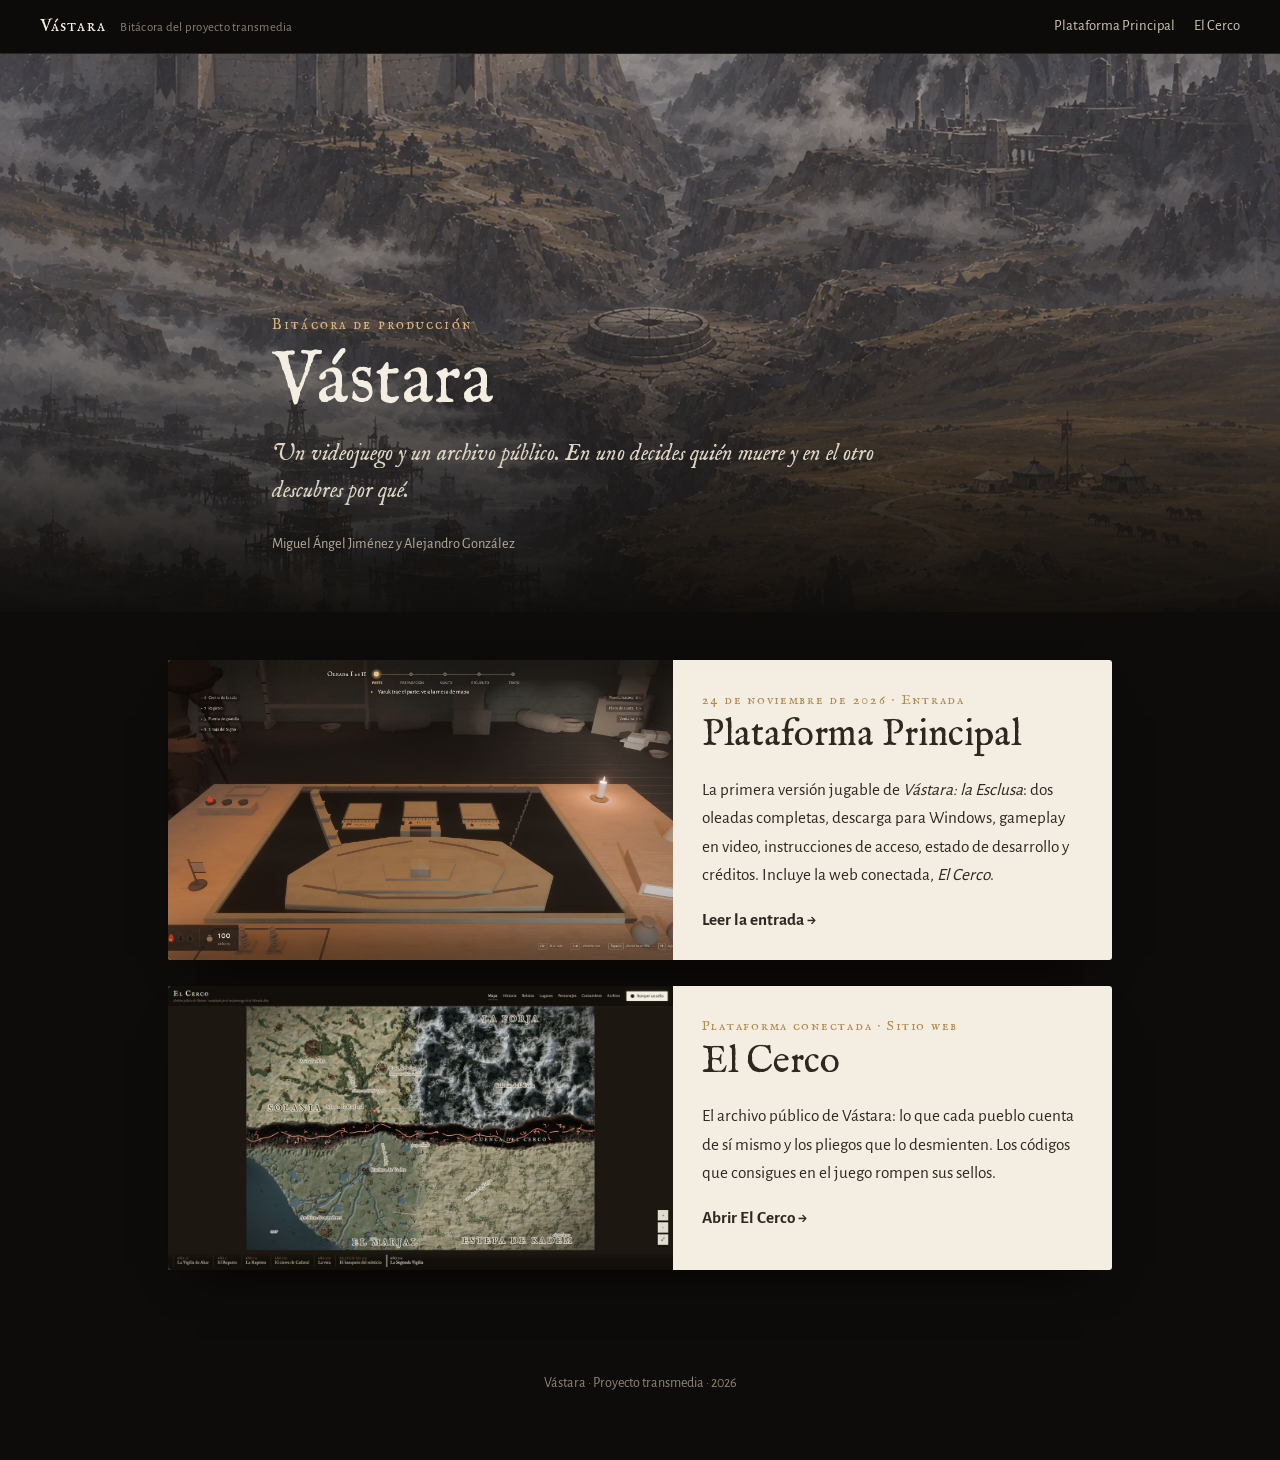
<file: index.html>
<!doctype html>
<html lang="es">
<head>
  <meta charset="utf-8">
  <meta name="viewport" content="width=device-width, initial-scale=1">
  <title>Vástara — Bitácora del proyecto transmedia</title>
  <meta name="description" content="Bitácora de documentación del proyecto transmedia Vástara: el videojuego Vástara: la Esclusa y la web El Cerco.">
  <link rel="stylesheet" href="estilo.css">
</head>
<body>

<header class="barra">
  <a class="marca" href="./">Vástara <small>Bitácora del proyecto transmedia</small></a>
  <nav aria-label="Enlaces">
    <a href="plataforma-principal/">Plataforma Principal</a>
    <a href="el-cerco/">El Cerco</a>
  </nav>
</header>

<div class="portada" style="background-image:url('el-cerco/imagenes/portada.webp'); min-height: min(62vh, 620px)">
  <div class="dentro">
    <p class="antetitulo">Bitácora de producción</p>
    <h1>Vástara</h1>
    <p class="entradilla">Un videojuego y un archivo público. En uno decides quién muere y en el otro descubres por qué.</p>
    <div class="meta"><span>Miguel Ángel Jiménez y Alejandro González</span></div>
  </div>
</div>

<main style="padding: 3rem clamp(1rem, 4vw, 2.5rem) 4rem; max-width: 64rem; margin: 0 auto">
  <div class="entradas">
    <a class="tarjeta" href="plataforma-principal/">
      <img src="img/portada_juego.jpg" alt="La sala de mando de Vástara: la Esclusa">
      <div class="texto">
        <p class="letra">24 de noviembre de 2026 · Entrada</p>
        <h2>Plataforma Principal</h2>
        <p>La primera versión jugable de <i>Vástara: la Esclusa</i>: dos oleadas completas, descarga para Windows, gameplay
          en video, instrucciones de acceso, estado de desarrollo y créditos. Incluye la web conectada, <i>El Cerco</i>.</p>
        <p style="margin:0"><b>Leer la entrada →</b></p>
      </div>
    </a>
    <a class="tarjeta" href="el-cerco/">
      <img src="img/cerco_mapa.jpg" alt="El mapa en relieve de El Cerco">
      <div class="texto">
        <p class="letra">Plataforma conectada · Sitio web</p>
        <h2>El Cerco</h2>
        <p>El archivo público de Vástara: lo que cada pueblo cuenta de sí mismo y los pliegos que lo desmienten. Los códigos
          que consigues en el juego rompen sus sellos.</p>
        <p style="margin:0"><b>Abrir El Cerco →</b></p>
      </div>
    </a>
  </div>
</main>

<footer class="pie">
  <p>Vástara · Proyecto transmedia · 2026</p>
</footer>

</body>
</html>
</file>
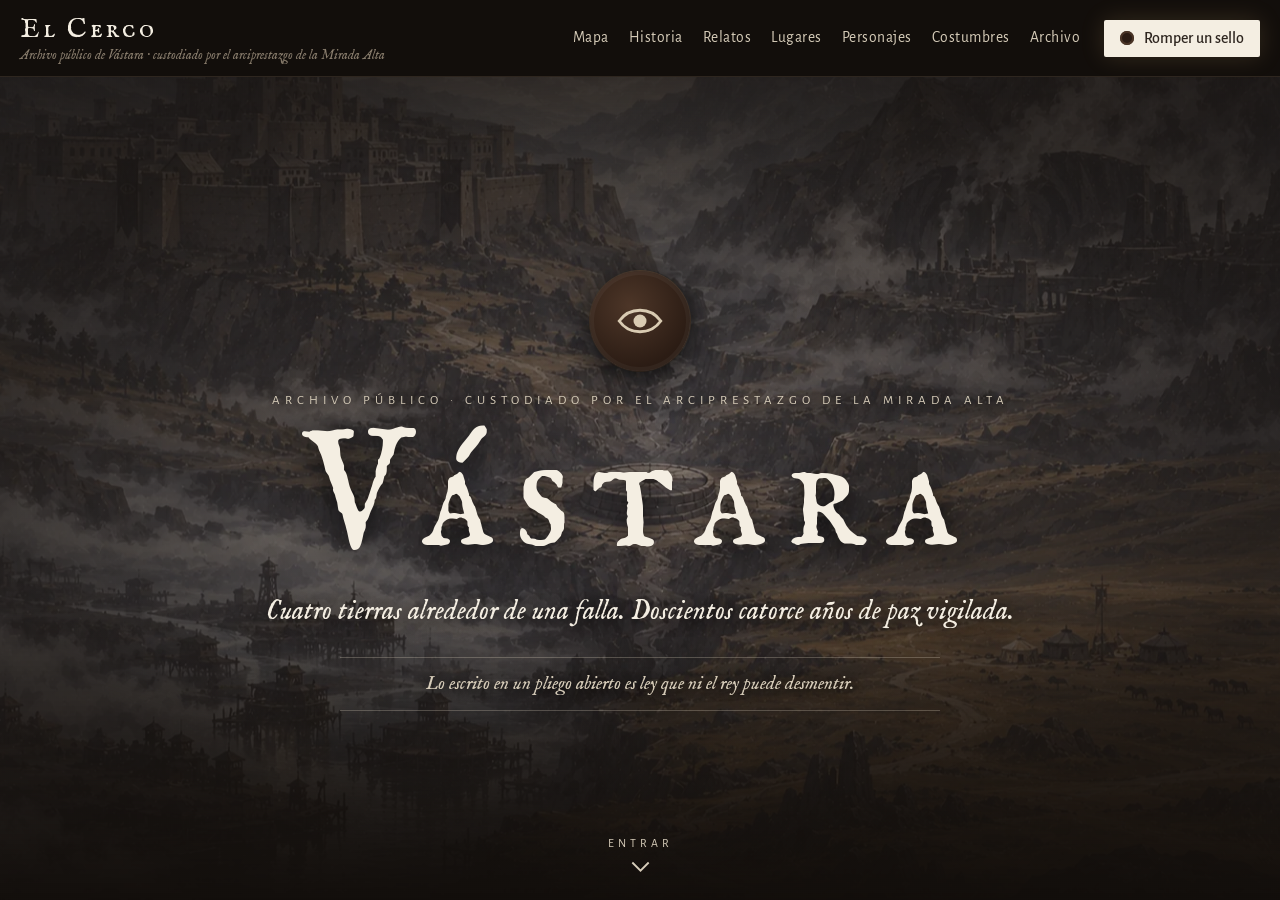
<file: el-cerco/index.html>
<!doctype html>
<html lang="es">
<head>
  <meta charset="utf-8">
  <meta name="viewport" content="width=device-width, initial-scale=1">
  <title>El Cerco — Archivo público de Vástara</title>
  <meta name="description" content="El archivo público de Vástara: lo que cada pueblo cuenta de sí mismo y los pliegos que lo desmienten.">
  <link rel="stylesheet" href="estilos/base.css">
  <link rel="stylesheet" href="estilos/mapa.css">
  <link rel="stylesheet" href="estilos/panel.css">
  <link rel="stylesheet" href="estilos/libro.css">
  <link rel="stylesheet" href="estilos/secciones.css">
  <link rel="stylesheet" href="estilos/narrativa.css">
  <link rel="stylesheet" href="estilos/revelar.css">
  <link rel="stylesheet" href="estilos/desmentido.css">
  <script type="module" src="js/main.js"></script>
</head>
<body>

  <header class="cabecera">
    <a class="marca" href="#/inicio">
      <span class="marca-titulo">El Cerco</span>
      <span class="marca-sub">Archivo público de Vástara · custodiado por el arciprestazgo de la Mirada Alta</span>
    </a>
    <nav class="secciones" aria-label="Secciones">
      <a href="#/mapa" data-vista="mapa">Mapa</a>
      <a href="#/historia" data-vista="historia">Historia</a>
      <a href="#/relatos" data-vista="relatos">Relatos</a>
      <a href="#/lugares" data-vista="lugares">Lugares</a>
      <a href="#/personajes" data-vista="personajes">Personajes</a>
      <a href="#/costumbres" data-vista="costumbres">Costumbres</a>
      <a href="#/archivo" data-vista="archivo">Archivo</a>
    </nav>
    <button id="boton-sello" class="boton-sello" type="button">
      <span class="punto-lacre" aria-hidden="true"></span>Romper un sello
    </button>
  </header>

  <main class="vistas">
    <section id="vista-inicio" class="vista vista-narrativa" aria-label="Inicio" hidden></section>
    <section id="vista-mapa" class="vista vista-mapa" aria-label="Mapa de Vástara">
      <div id="mapa" class="mapa"></div>
      <div class="controles-mapa" aria-label="Zoom">
        <button id="acercar" type="button" aria-label="Acercar">+</button>
        <button id="alejar" type="button" aria-label="Alejar">−</button>
        <button id="ver-todo" type="button" aria-label="Ver todo el mapa">⤢</button>
      </div>
      <p class="pista-mapa">Rueda o pellizco para acercarte · arrastra para moverte</p>
      <ol id="cronologia" class="cronologia" aria-label="Cronología"></ol>
    </section>
    <section id="vista-historia" class="vista vista-historia" aria-label="Historia" hidden></section>
    <section id="vista-relatos" class="vista vista-narrativa" aria-label="Relatos" hidden></section>
    <section id="vista-lugares" class="vista vista-papel" aria-label="Lugares" hidden></section>
    <section id="vista-personajes" class="vista vista-papel" aria-label="Personajes" hidden></section>
    <section id="vista-costumbres" class="vista vista-papel" aria-label="Costumbres" hidden></section>
    <section id="vista-archivo" class="vista vista-papel" aria-label="Archivo" hidden></section>
  </main>

  <aside id="panel" class="panel" aria-live="polite"></aside>

  <dialog id="sello" class="dialogo-sello" aria-labelledby="titulo-sello">
    <form id="form-sello" class="form-sello">
      <h2 id="titulo-sello">Romper un sello</h2>
      <p>Escribe el código del pliego o del acta tal como aparece en el juego.</p>
      <input id="codigo" name="codigo" autocomplete="off" spellcheck="false" placeholder="SELLO-XXXX-0000" aria-label="Código">
      <p id="aviso-sello" class="aviso" aria-live="polite"></p>
      <div class="acciones">
        <button type="button" class="secundario" data-cerrar>Cancelar</button>
        <button type="submit">Romper el sello</button>
      </div>
    </form>
    <div id="revelacion" class="revelacion" hidden></div>
  </dialog>

</body>
</html>
</file>
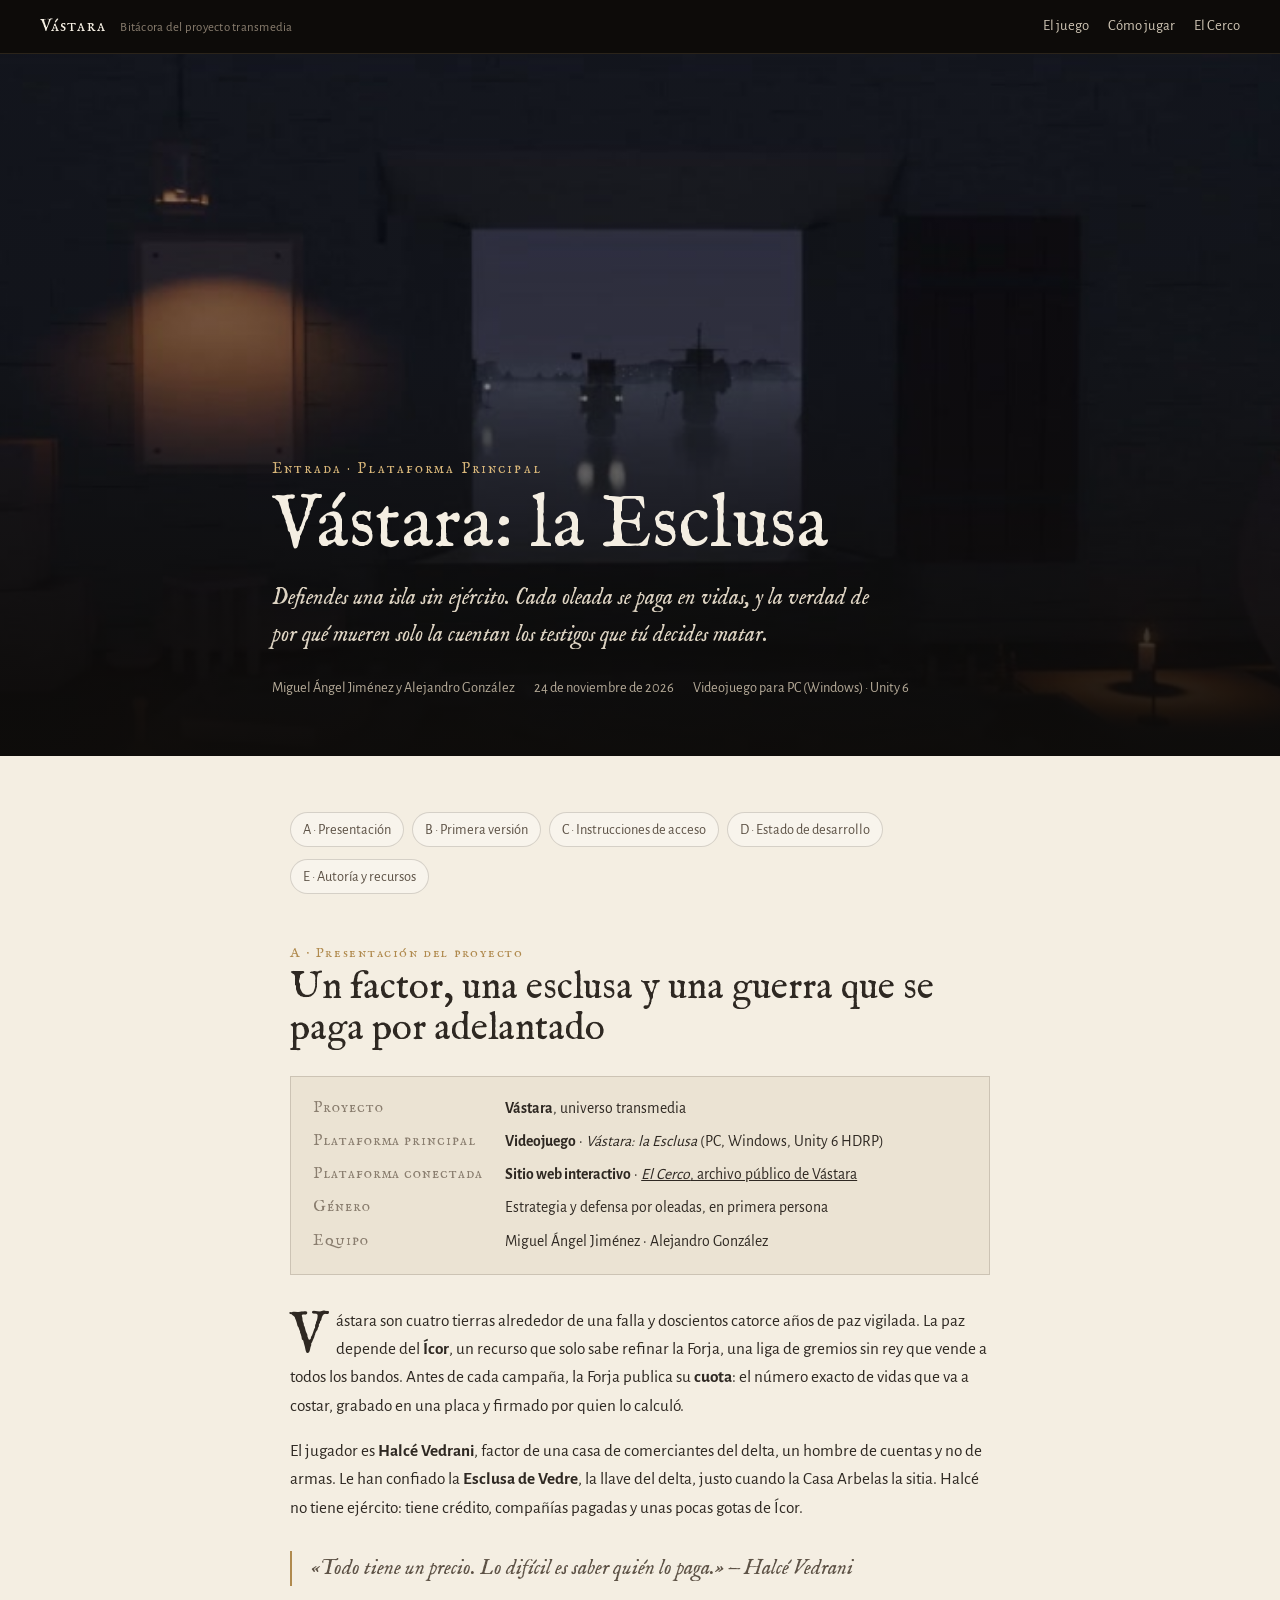
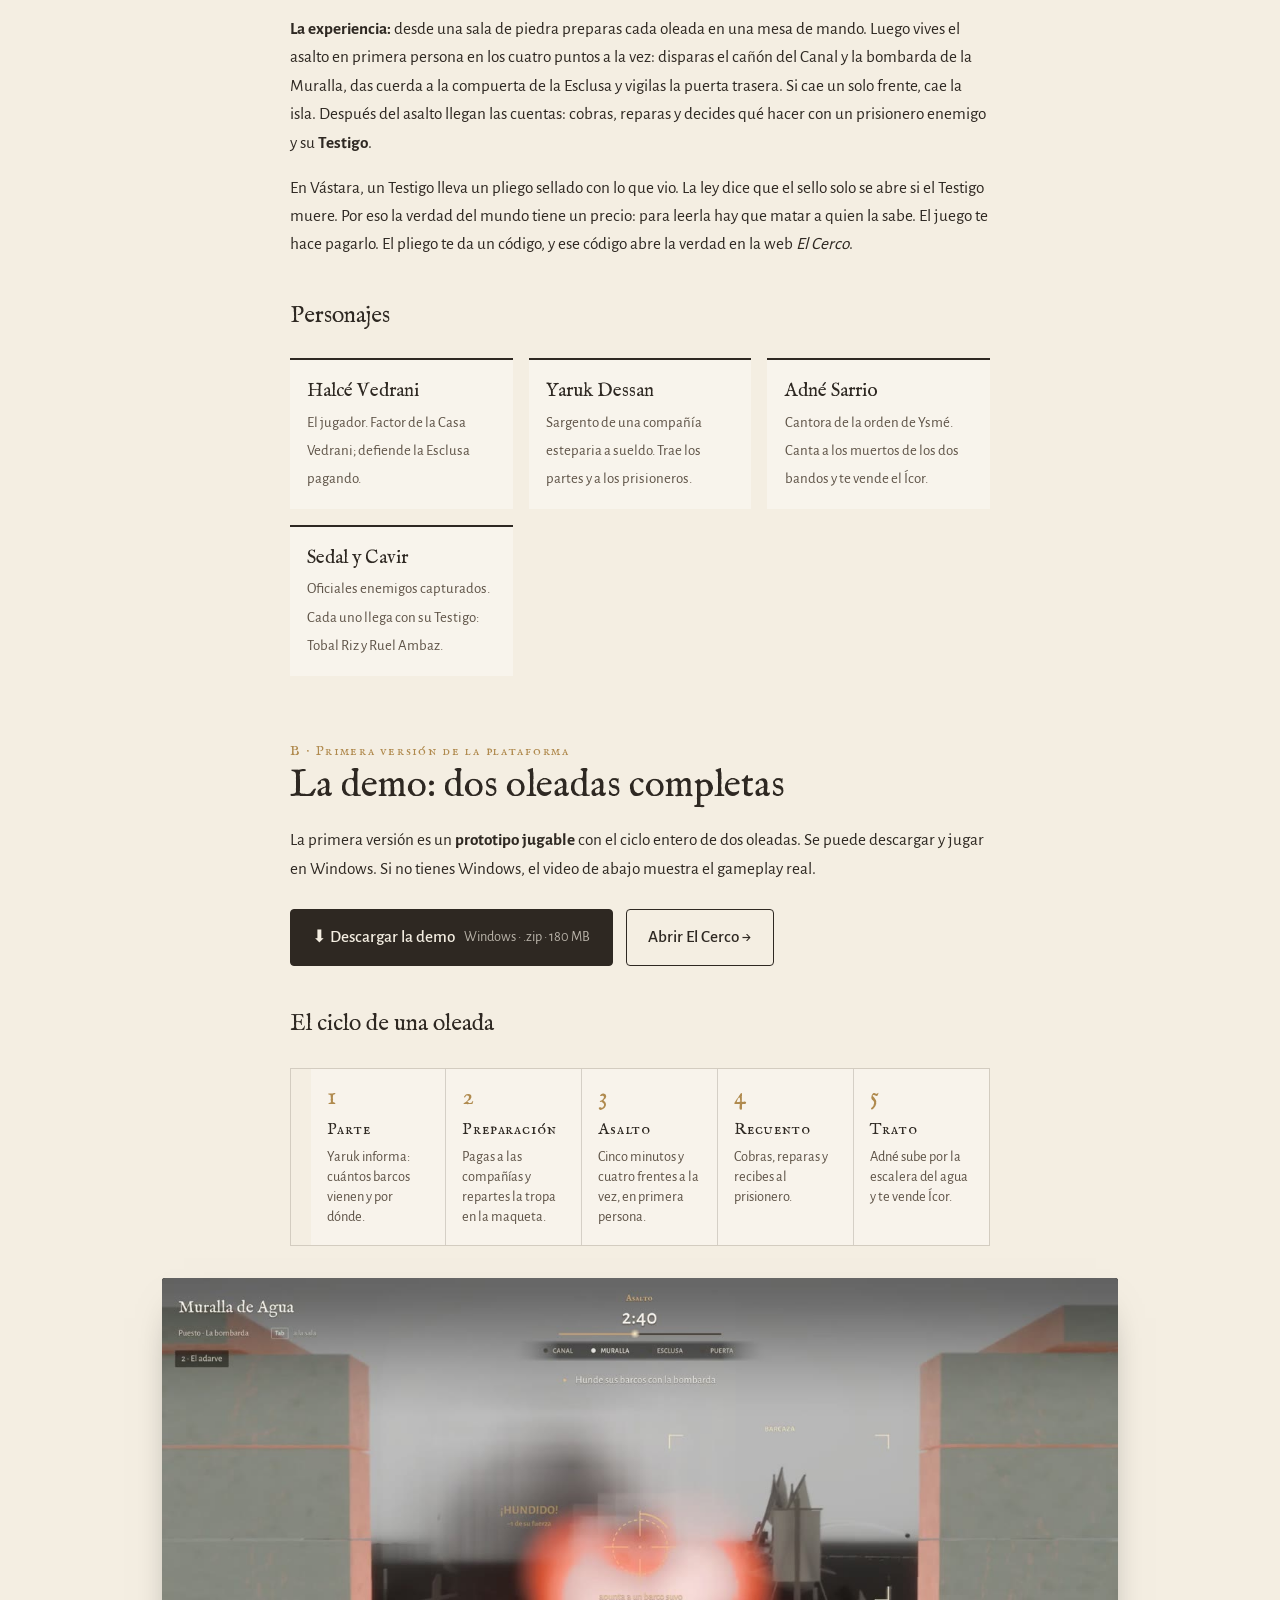
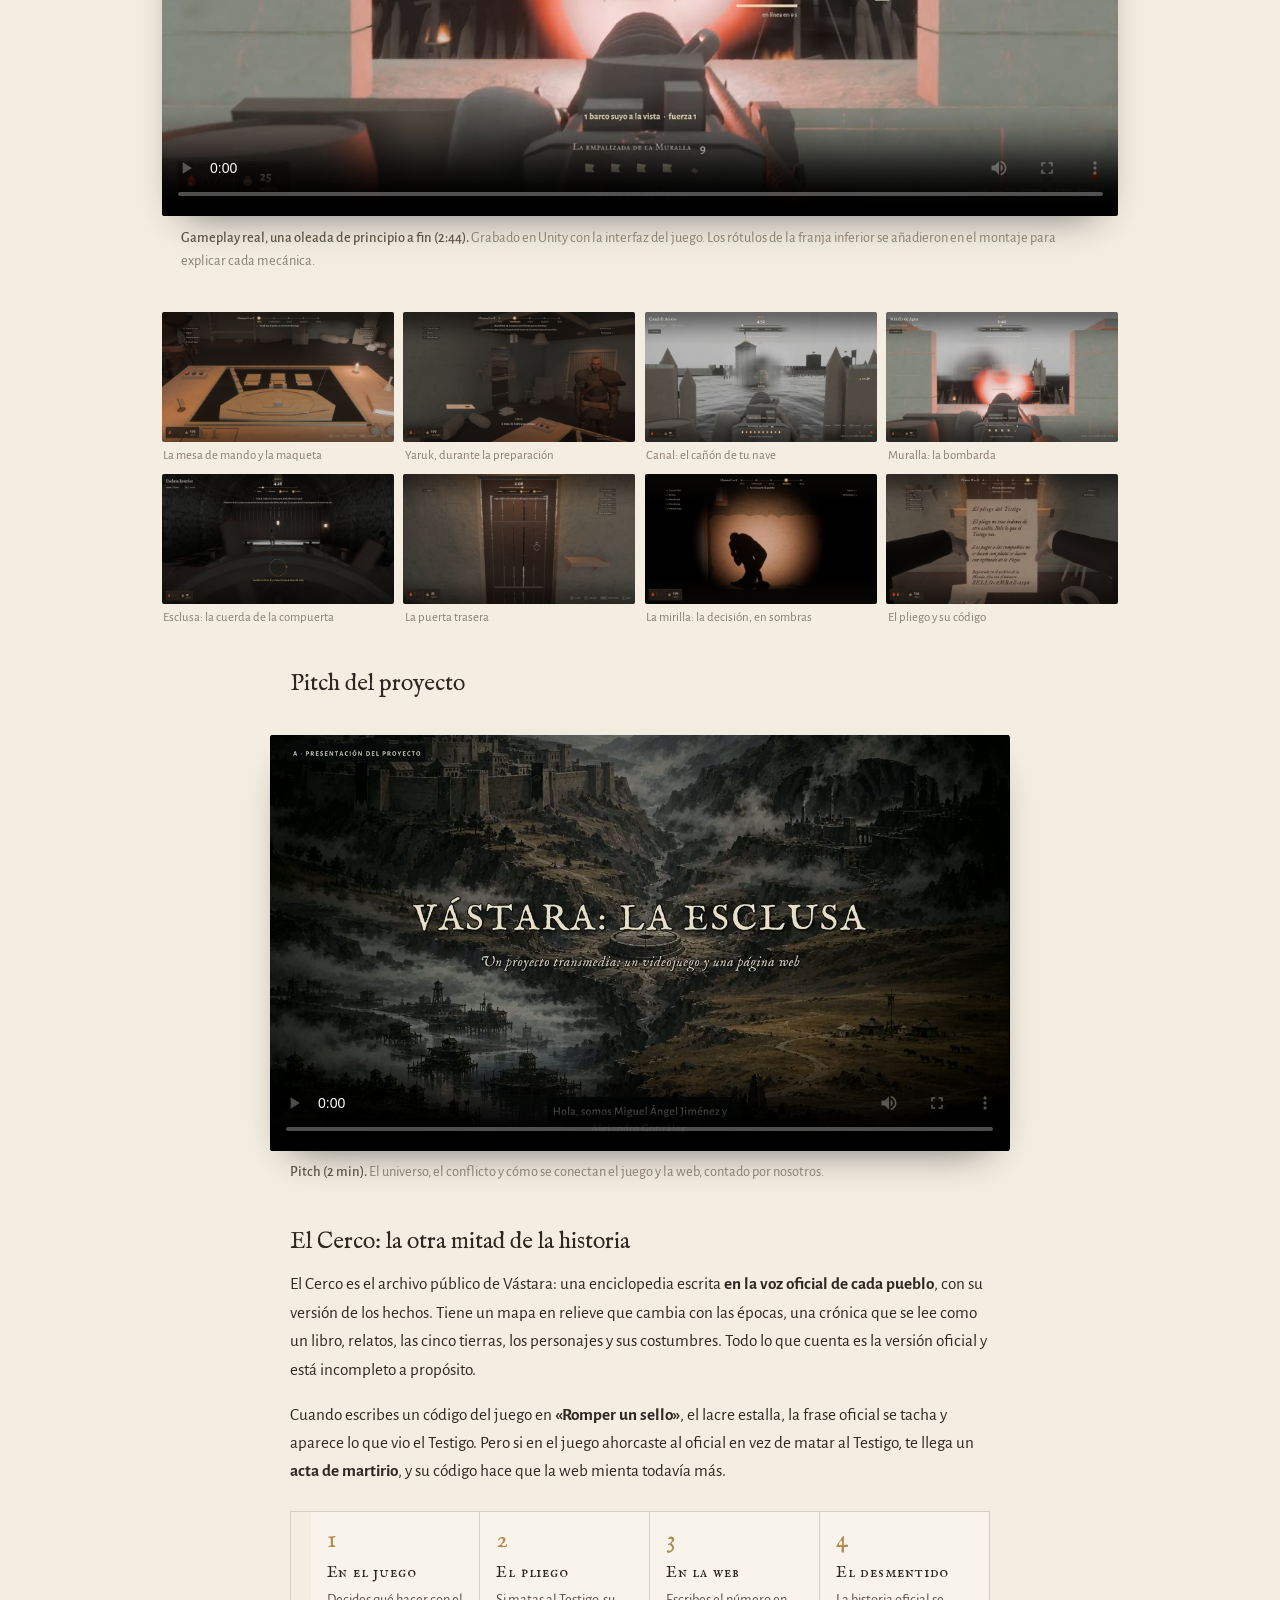
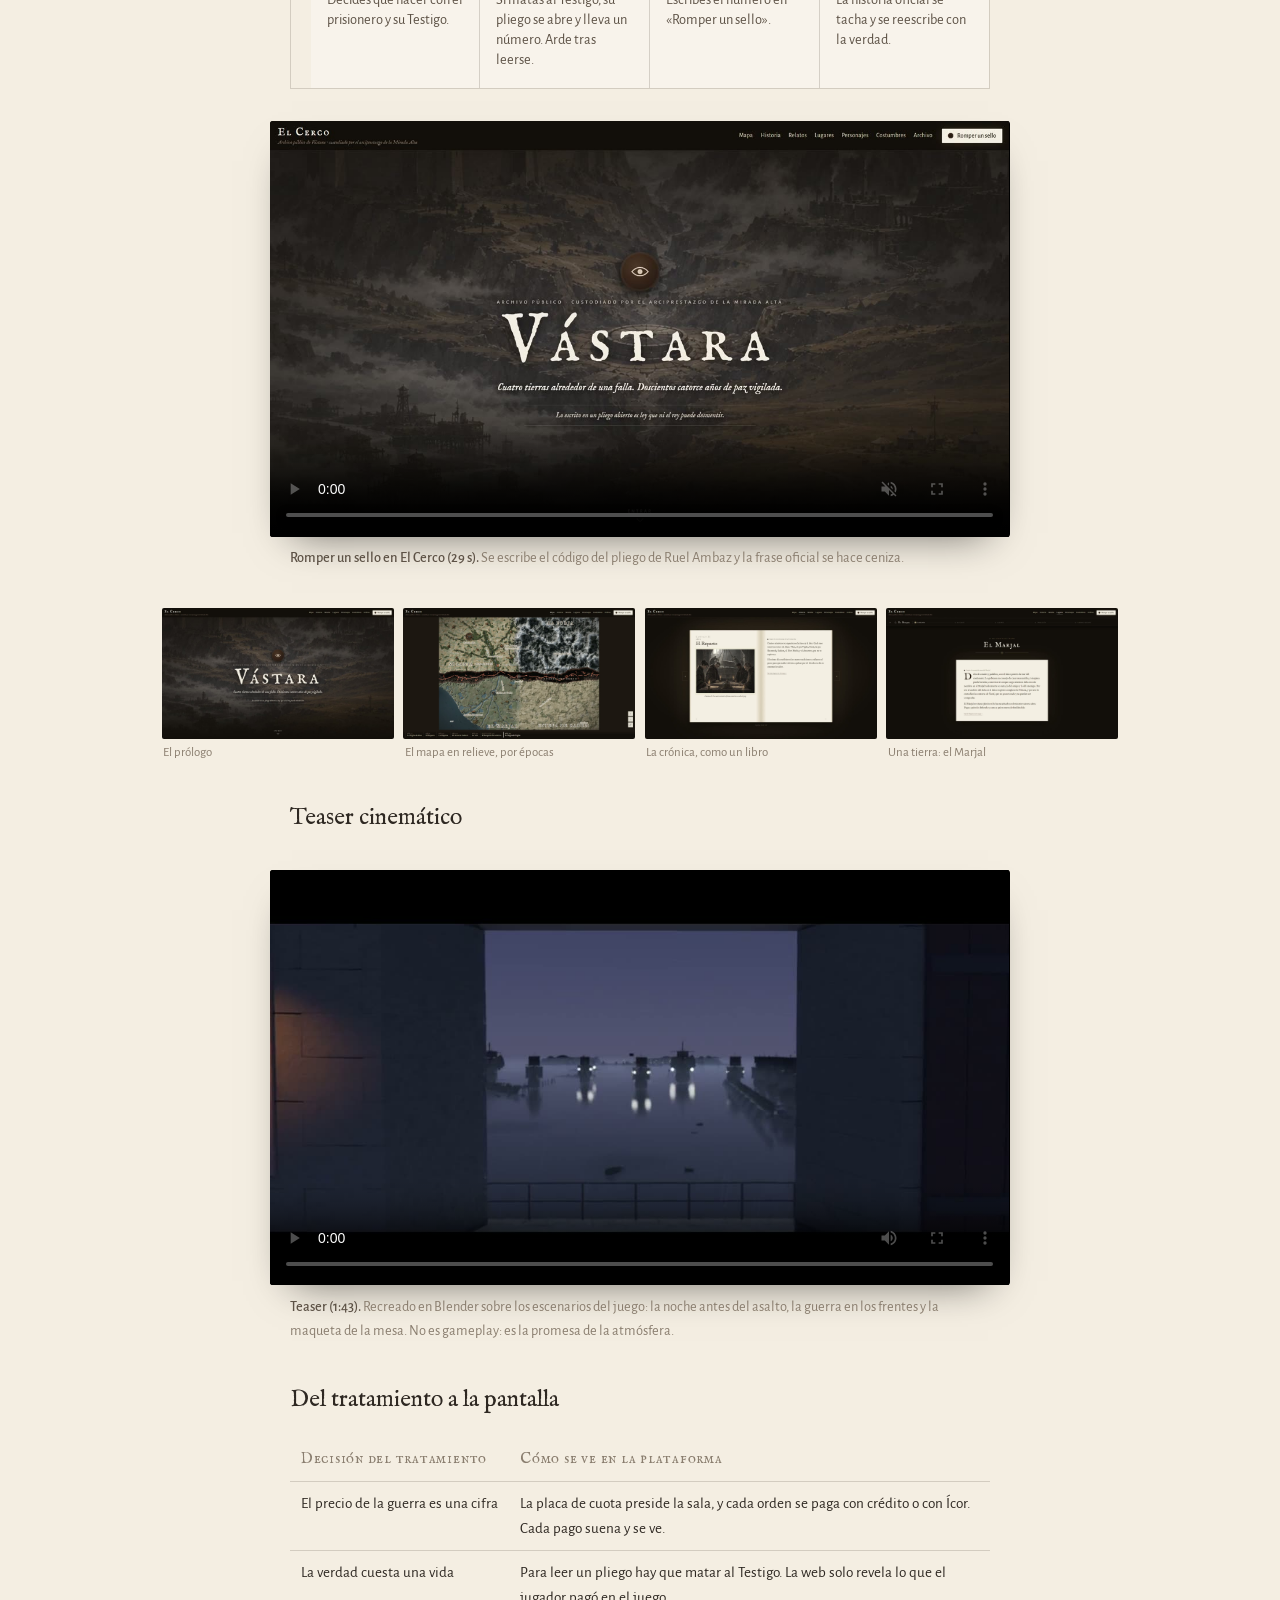
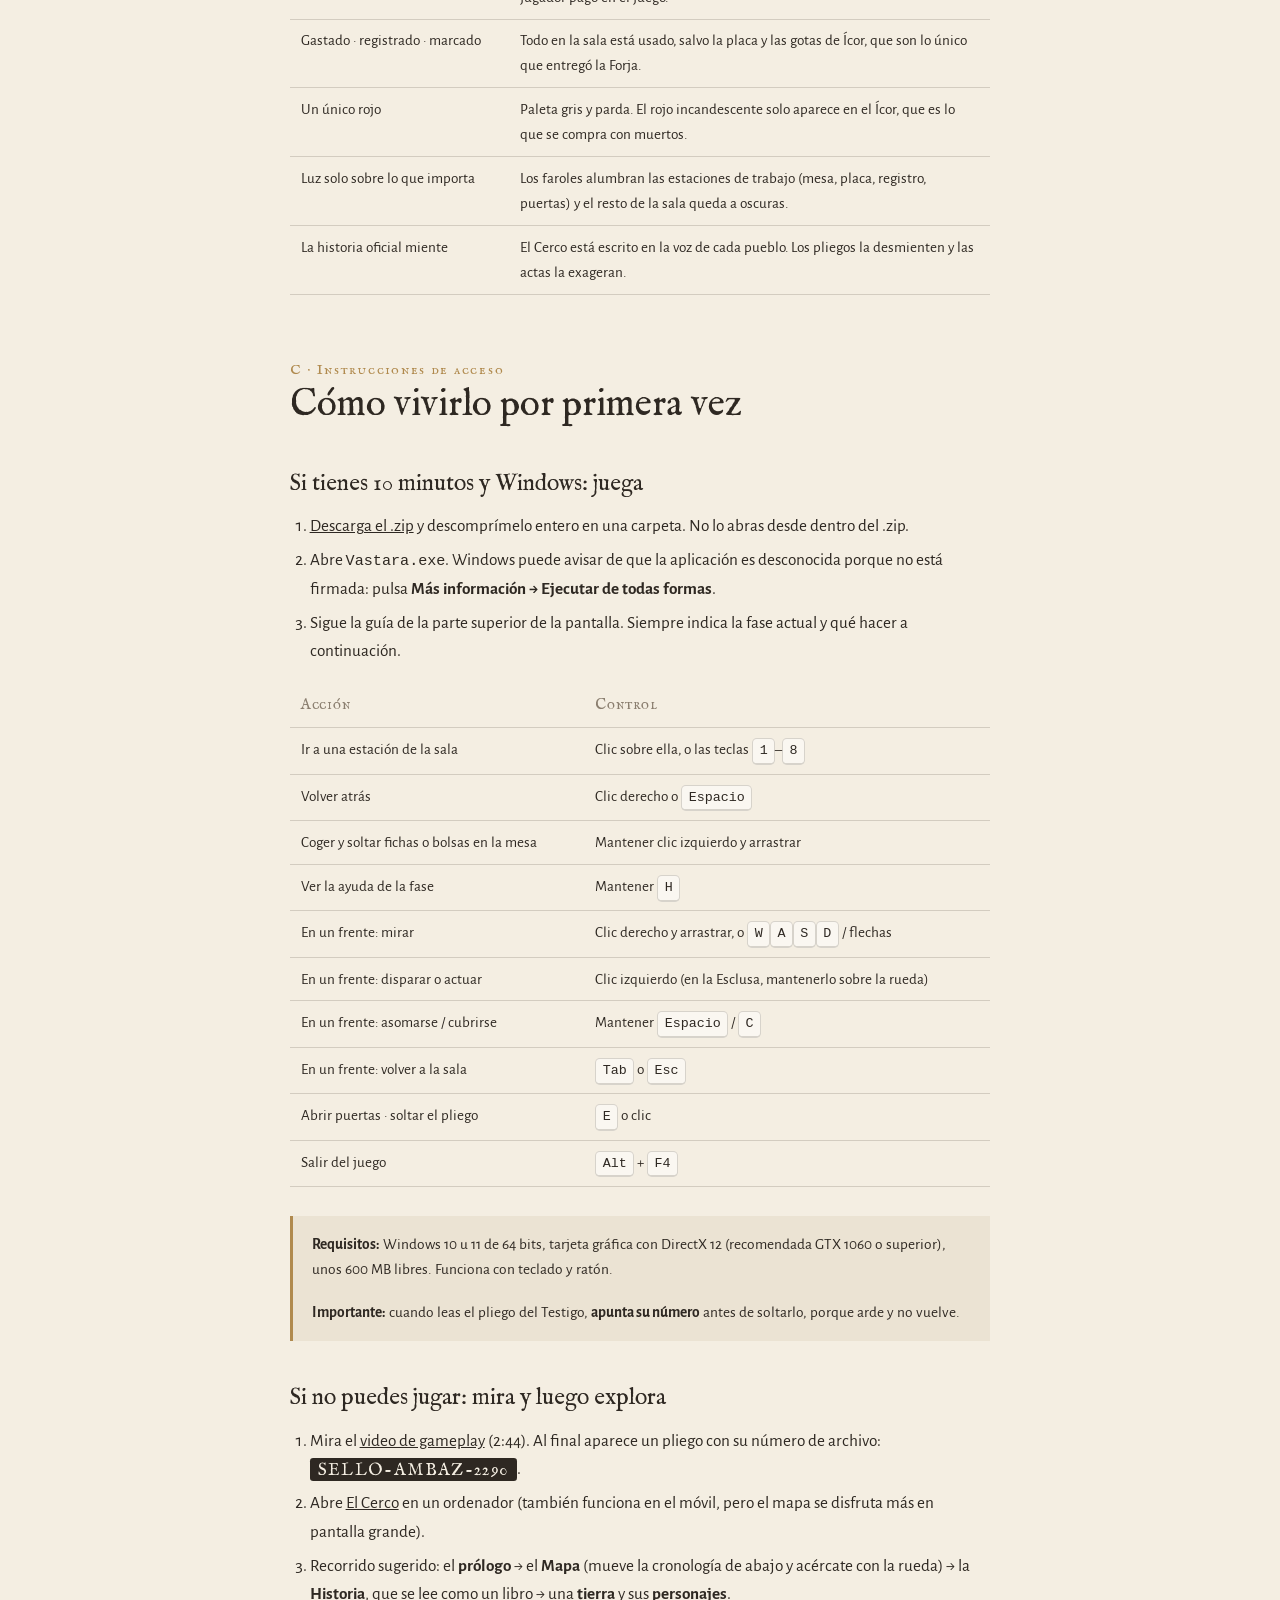
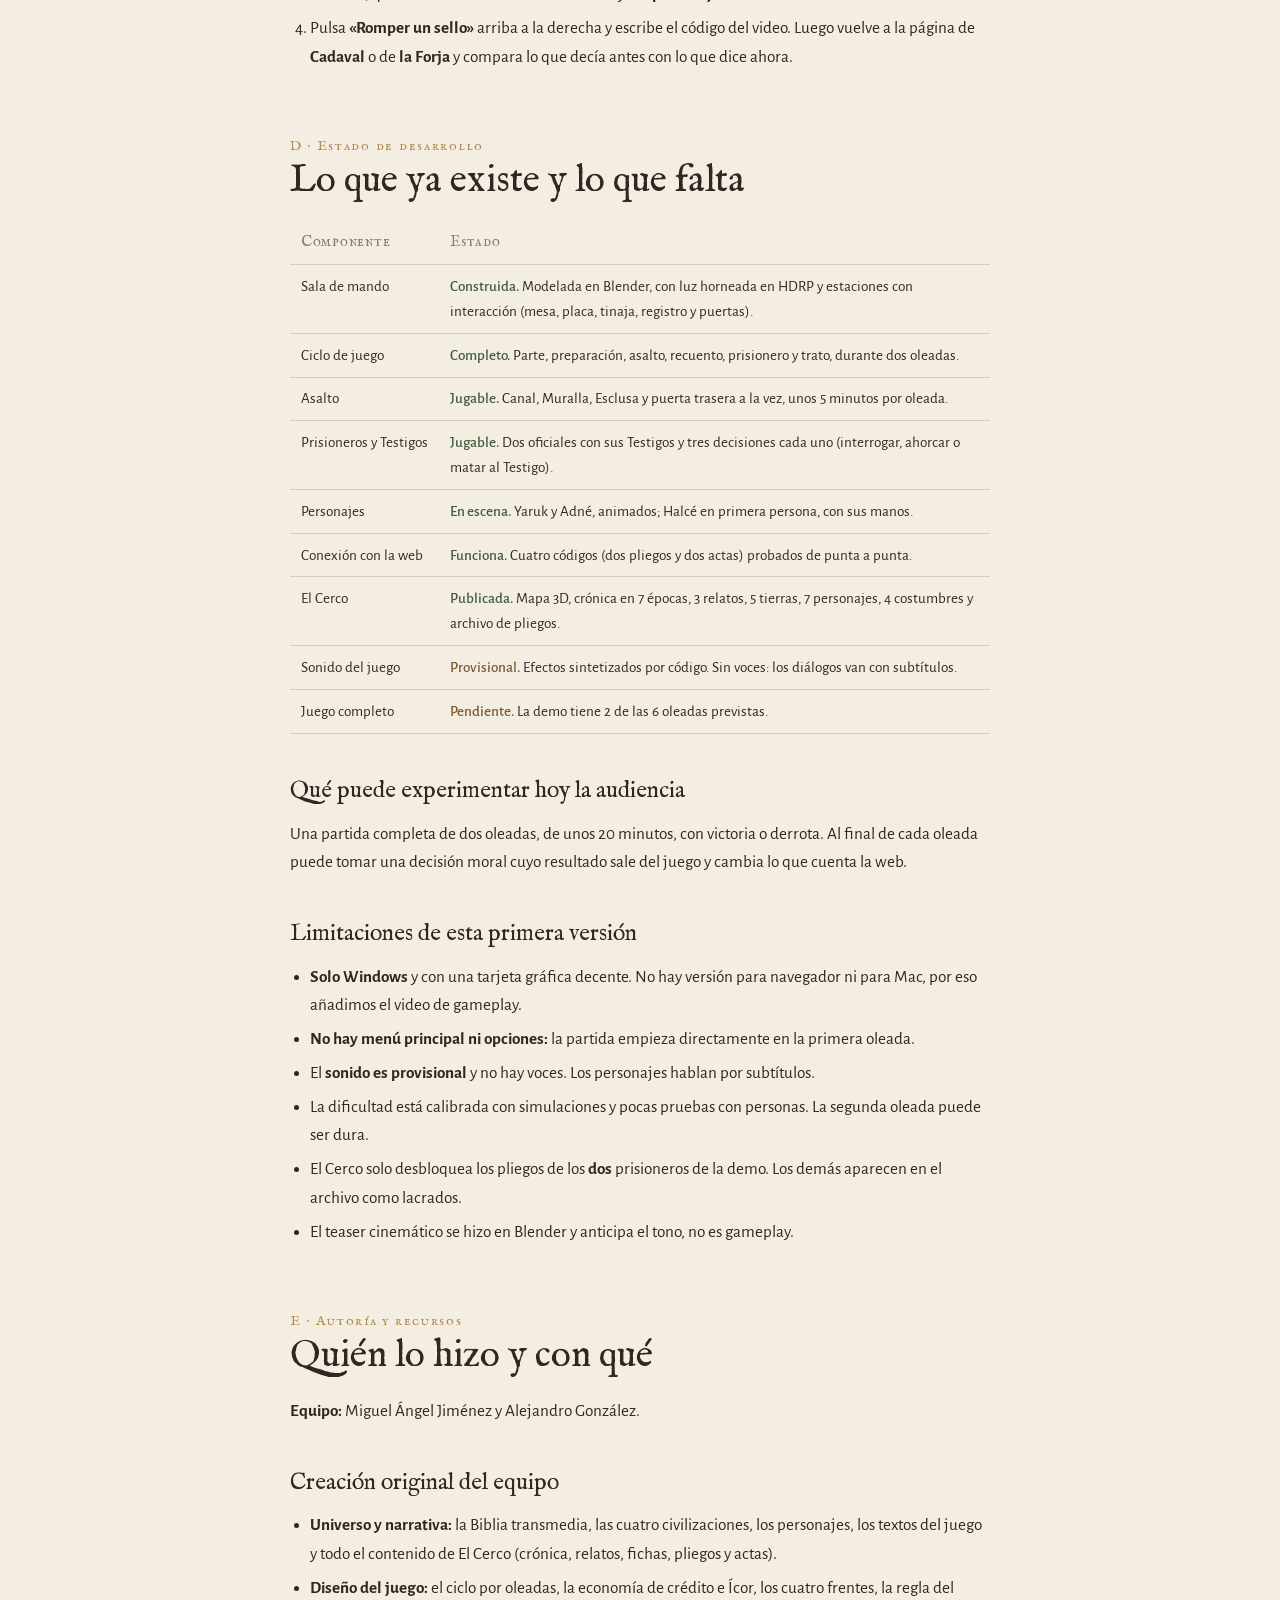
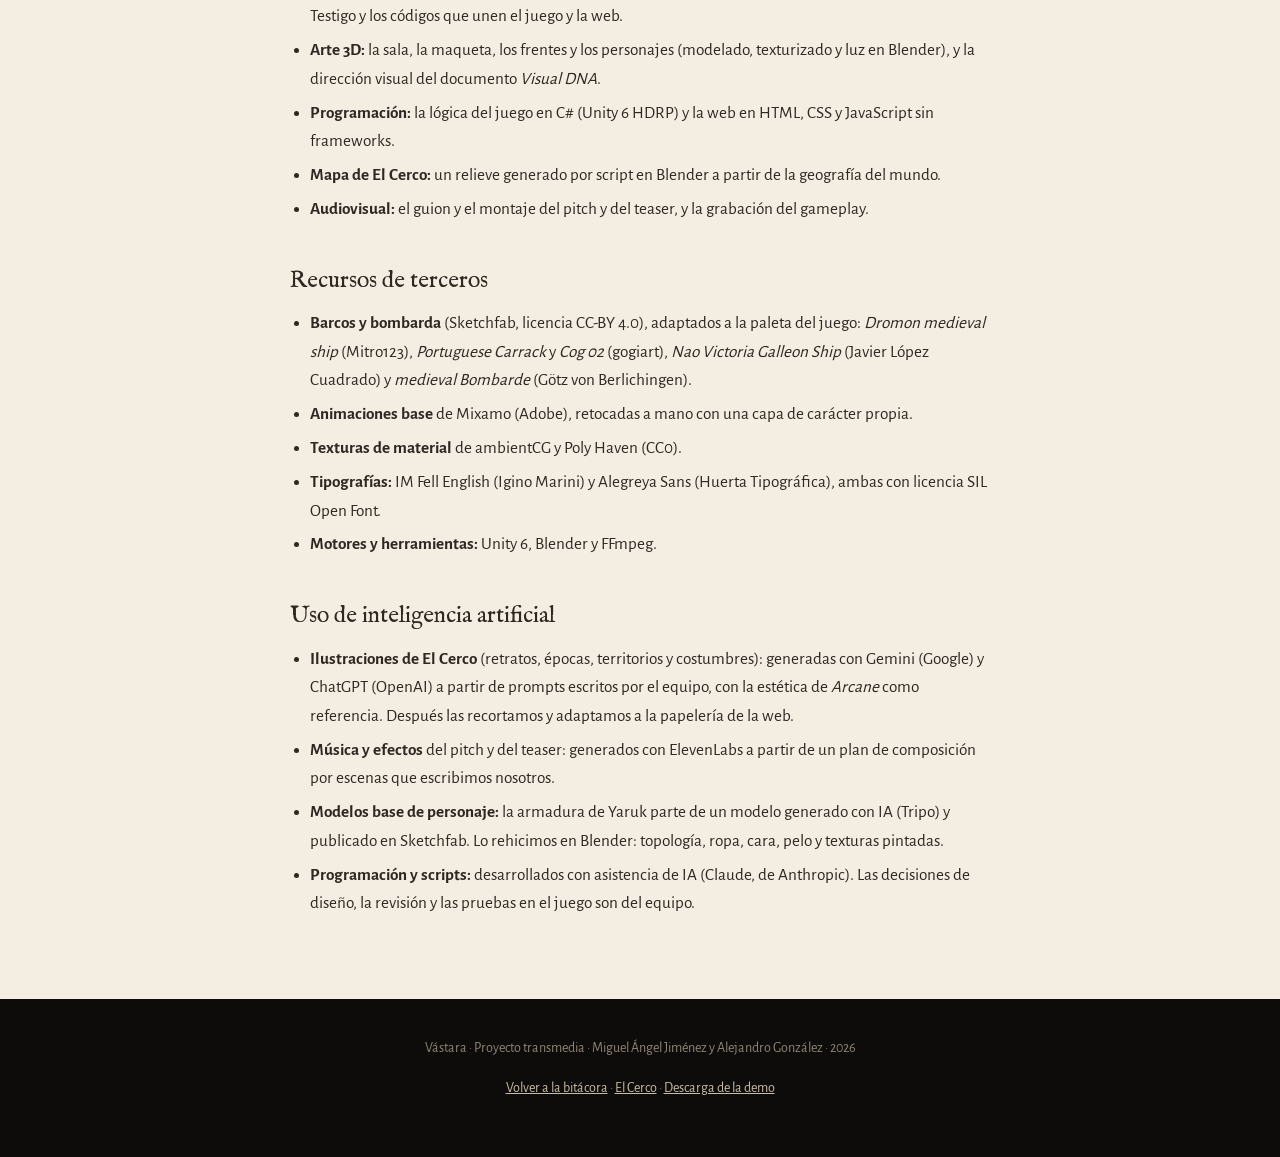
<file: plataforma-principal/index.html>
<!doctype html>
<html lang="es">
<head>
  <meta charset="utf-8">
  <meta name="viewport" content="width=device-width, initial-scale=1">
  <title>Plataforma Principal — Vástara: la Esclusa</title>
  <meta name="description" content="Primera versión de la plataforma principal del proyecto transmedia Vástara: el videojuego Vástara: la Esclusa y su web conectada, El Cerco.">
  <meta property="og:title" content="Plataforma Principal — Vástara: la Esclusa">
  <meta property="og:description" content="Un videojuego de defensa por oleadas en primera persona y una web de lore que se desbloquea con lo que decides al jugar.">
  <meta property="og:image" content="../img/portada_sala.jpg">
  <link rel="stylesheet" href="../estilo.css">
</head>
<body>

<header class="barra">
  <a class="marca" href="../">Vástara <small>Bitácora del proyecto transmedia</small></a>
  <nav aria-label="Enlaces">
    <a href="#juego">El juego</a>
    <a href="#acceso">Cómo jugar</a>
    <a href="../el-cerco/">El Cerco</a>
  </nav>
</header>

<div class="portada" style="background-image:url('../img/portada_sala.jpg')">
  <div class="dentro">
    <p class="antetitulo">Entrada · Plataforma Principal</p>
    <h1>Vástara: la Esclusa</h1>
    <p class="entradilla">Defiendes una isla sin ejército. Cada oleada se paga en vidas, y la verdad de por qué
      mueren solo la cuentan los testigos que tú decides matar.</p>
    <div class="meta">
      <span>Miguel Ángel Jiménez y Alejandro González</span>
      <span>24 de noviembre de 2026</span>
      <span>Videojuego para PC (Windows) · Unity 6</span>
    </div>
  </div>
</div>

<main class="papel">
<div class="columna">

  <ul class="indice" aria-label="Contenido de la entrada">
    <li><a href="#presentacion">A · Presentación</a></li>
    <li><a href="#juego">B · Primera versión</a></li>
    <li><a href="#acceso">C · Instrucciones de acceso</a></li>
    <li><a href="#estado">D · Estado de desarrollo</a></li>
    <li><a href="#autoria">E · Autoría y recursos</a></li>
  </ul>

  <!-- ═══════════════════════ A ═══════════════════════ -->
  <section id="presentacion">
    <p class="letra">A · Presentación del proyecto</p>
    <h2>Un factor, una esclusa y una guerra que se paga por adelantado</h2>

    <dl class="ficha">
      <dt>Proyecto</dt><dd><b>Vástara</b>, universo transmedia</dd>
      <dt>Plataforma principal</dt><dd><b>Videojuego</b> · <i>Vástara: la Esclusa</i> (PC, Windows, Unity 6 HDRP)</dd>
      <dt>Plataforma conectada</dt><dd><b>Sitio web interactivo</b> · <a href="../el-cerco/"><i>El Cerco</i>, archivo público de Vástara</a></dd>
      <dt>Género</dt><dd>Estrategia y defensa por oleadas, en primera persona</dd>
      <dt>Equipo</dt><dd>Miguel Ángel Jiménez · Alejandro González</dd>
    </dl>

    <p class="capital">Vástara son cuatro tierras alrededor de una falla y doscientos catorce años de paz vigilada. La
      paz depende del <strong>Ícor</strong>, un recurso que solo sabe refinar la Forja, una liga de gremios sin rey que
      vende a todos los bandos. Antes de cada campaña, la Forja publica su <strong>cuota</strong>: el número exacto
      de vidas que va a costar, grabado en una placa y firmado por quien lo calculó.</p>

    <p>El jugador es <strong>Halcé Vedrani</strong>, factor de una casa de comerciantes del delta, un hombre de cuentas y no
      de armas. Le han confiado la <strong>Esclusa de Vedre</strong>, la llave del delta, justo cuando la Casa Arbelas
      la sitia. Halcé no tiene ejército: tiene crédito, compañías pagadas y unas pocas gotas de Ícor.</p>

    <p class="cita">«Todo tiene un precio. Lo difícil es saber quién lo paga.» — Halcé Vedrani</p>

    <p><strong>La experiencia:</strong> desde una sala de piedra preparas cada oleada en una mesa de mando. Luego
      vives el asalto en primera persona en los cuatro puntos a la vez: disparas el cañón del Canal y la bombarda de la
      Muralla, das cuerda a la compuerta de la Esclusa y vigilas la puerta trasera. Si cae un solo frente, cae la isla. Después
      del asalto llegan las cuentas: cobras, reparas y decides qué hacer con un prisionero enemigo y su
      <strong>Testigo</strong>.</p>

    <p>En Vástara, un Testigo lleva un pliego sellado con lo que vio. La ley dice que el sello solo se abre si el Testigo
      muere. Por eso la verdad del mundo tiene un precio: para leerla hay que matar a quien la sabe. El juego te hace pagarlo. El
      pliego te da un código, y ese código abre la verdad en la web <i>El Cerco</i>.</p>

    <h3>Personajes</h3>
    <div class="reparto">
      <div><b>Halcé Vedrani</b><span>El jugador. Factor de la Casa Vedrani; defiende la Esclusa pagando.</span></div>
      <div><b>Yaruk Dessan</b><span>Sargento de una compañía esteparia a sueldo. Trae los partes y a los prisioneros.</span></div>
      <div><b>Adné Sarrio</b><span>Cantora de la orden de Ysmé. Canta a los muertos de los dos bandos y te vende el Ícor.</span></div>
      <div><b>Sedal y Cavir</b><span>Oficiales enemigos capturados. Cada uno llega con su Testigo: Tobal Riz y Ruel Ambaz.</span></div>
    </div>
  </section>

  <!-- ═══════════════════════ B ═══════════════════════ -->
  <section id="juego">
    <p class="letra">B · Primera versión de la plataforma</p>
    <h2>La demo: dos oleadas completas</h2>

    <p>La primera versión es un <strong>prototipo jugable</strong> con el ciclo entero de dos oleadas. Se puede descargar
      y jugar en Windows. Si no tienes Windows, el video de abajo muestra el gameplay real.</p>

    <div class="acciones">
      <a class="boton" href="https://github.com/chanclaxx/vastara/releases/download/v0.1-demo/Vastara_LaEsclusa_Demo_Windows.zip">
        ⬇ Descargar la demo <small>Windows · .zip · 180 MB</small></a>
      <a class="boton claro" href="../el-cerco/">Abrir El Cerco →</a>
    </div>

    <h3>El ciclo de una oleada</h3>
    <ol class="pasos">
      <li><b>Parte</b><span>Yaruk informa: cuántos barcos vienen y por dónde.</span></li>
      <li><b>Preparación</b><span>Pagas a las compañías y repartes la tropa en la maqueta.</span></li>
      <li><b>Asalto</b><span>Cinco minutos y cuatro frentes a la vez, en primera persona.</span></li>
      <li><b>Recuento</b><span>Cobras, reparas y recibes al prisionero.</span></li>
      <li><b>Trato</b><span>Adné sube por la escalera del agua y te vende Ícor.</span></li>
    </ol>

    <figure class="medio ancho">
      <video controls preload="metadata" poster="../img/poster_gameplay_oleada.jpg">
        <source src="../media/gameplay_oleada.mp4" type="video/mp4">
      </video>
      <figcaption><b>Gameplay real, una oleada de principio a fin (2:44).</b> Grabado en Unity con la interfaz del juego. Los
        rótulos de la franja inferior se añadieron en el montaje para explicar cada mecánica.</figcaption>
    </figure>

    <div class="galeria">
      <figure><img src="../img/juego_1.jpg" alt="La mesa de mando con la maqueta de la isla y las fichas de tropa" loading="lazy"><figcaption>La mesa de mando y la maqueta</figcaption></figure>
      <figure><img src="../img/juego_2.jpg" alt="Yaruk de pie en la sala durante la preparación" loading="lazy"><figcaption>Yaruk, durante la preparación</figcaption></figure>
      <figure><img src="../img/juego_3.jpg" alt="Vista desde la nave del Canal apuntando con el cañón" loading="lazy"><figcaption>Canal: el cañón de tu nave</figcaption></figure>
      <figure><img src="../img/juego_4.jpg" alt="Disparo de la bombarda en la Muralla de Agua" loading="lazy"><figcaption>Muralla: la bombarda</figcaption></figure>
      <figure><img src="../img/juego_5.jpg" alt="La Esclusa Interior a oscuras con la rueda de la compuerta" loading="lazy"><figcaption>Esclusa: la cuerda de la compuerta</figcaption></figure>
      <figure><img src="../img/juego_6.jpg" alt="La puerta trasera cerrada durante el asalto" loading="lazy"><figcaption>La puerta trasera</figcaption></figure>
      <figure><img src="../img/juego_7.jpg" alt="Silueta del prisionero vista por la mirilla" loading="lazy"><figcaption>La mirilla: la decisión, en sombras</figcaption></figure>
      <figure><img src="../img/juego_8.jpg" alt="El pliego del Testigo con su número de archivo" loading="lazy"><figcaption>El pliego y su código</figcaption></figure>
    </div>

    <h3>Pitch del proyecto</h3>
    <figure class="medio">
      <video controls preload="metadata" poster="../img/poster_pitch.jpg">
        <source src="../media/pitch.mp4" type="video/mp4">
      </video>
      <figcaption><b>Pitch (2 min).</b> El universo, el conflicto y cómo se conectan el juego y la web, contado por nosotros.</figcaption>
    </figure>

    <h3>El Cerco: la otra mitad de la historia</h3>
    <p>El Cerco es el archivo público de Vástara: una enciclopedia escrita <strong>en la voz oficial de cada pueblo</strong>,
      con su versión de los hechos. Tiene un mapa en relieve que cambia con las épocas, una crónica que se lee como un
      libro, relatos, las cinco tierras, los personajes y sus costumbres. Todo lo que cuenta es la versión
      oficial y está incompleto a propósito.</p>
    <p>Cuando escribes un código del juego en <b>«Romper un sello»</b>, el lacre estalla, la frase oficial se tacha y
      aparece lo que vio el Testigo. Pero si en el juego ahorcaste al oficial en vez de matar al Testigo, te llega un
      <b>acta de martirio</b>, y su código hace que la web mienta todavía más.</p>

    <ol class="pasos">
      <li><b>En el juego</b><span>Decides qué hacer con el prisionero y su Testigo.</span></li>
      <li><b>El pliego</b><span>Si matas al Testigo, su pliego se abre y lleva un número. Arde tras leerse.</span></li>
      <li><b>En la web</b><span>Escribes el número en «Romper un sello».</span></li>
      <li><b>El desmentido</b><span>La historia oficial se tacha y se reescribe con la verdad.</span></li>
    </ol>

    <figure class="medio">
      <video controls muted loop playsinline preload="metadata" poster="../img/cerco_portada.jpg">
        <source src="../media/cerco_sello.mp4" type="video/mp4">
      </video>
      <figcaption><b>Romper un sello en El Cerco (29 s).</b> Se escribe el código del pliego de Ruel Ambaz y la frase oficial se hace ceniza.</figcaption>
    </figure>

    <div class="galeria">
      <figure><img src="../img/cerco_portada.jpg" alt="Prólogo de El Cerco con el título Vástara" loading="lazy"><figcaption>El prólogo</figcaption></figure>
      <figure><img src="../img/cerco_mapa.jpg" alt="Mapa en relieve de Vástara con la cronología" loading="lazy"><figcaption>El mapa en relieve, por épocas</figcaption></figure>
      <figure><img src="../img/cerco_libro.jpg" alt="La crónica presentada como un libro abierto" loading="lazy"><figcaption>La crónica, como un libro</figcaption></figure>
      <figure><img src="../img/cerco_territorio.jpg" alt="Página de la tierra del Marjal" loading="lazy"><figcaption>Una tierra: el Marjal</figcaption></figure>
    </div>

    <h3>Teaser cinemático</h3>
    <figure class="medio">
      <video controls preload="metadata" poster="../img/poster_teaser.jpg">
        <source src="../media/teaser.mp4" type="video/mp4">
      </video>
      <figcaption><b>Teaser (1:43).</b> Recreado en Blender sobre los escenarios del juego: la noche antes del asalto, la
        guerra en los frentes y la maqueta de la mesa. No es gameplay: es la promesa de la atmósfera.</figcaption>
    </figure>

    <h3>Del tratamiento a la pantalla</h3>
    <table>
      <thead><tr><th>Decisión del tratamiento</th><th>Cómo se ve en la plataforma</th></tr></thead>
      <tbody>
        <tr><td>El precio de la guerra es una cifra</td><td>La placa de cuota preside la sala, y cada orden se paga con crédito o con Ícor. Cada pago suena y se ve.</td></tr>
        <tr><td>La verdad cuesta una vida</td><td>Para leer un pliego hay que matar al Testigo. La web solo revela lo que el jugador pagó en el juego.</td></tr>
        <tr><td>Gastado · registrado · marcado</td><td>Todo en la sala está usado, salvo la placa y las gotas de Ícor, que son lo único que entregó la Forja.</td></tr>
        <tr><td>Un único rojo</td><td>Paleta gris y parda. El rojo incandescente solo aparece en el Ícor, que es lo que se compra con muertos.</td></tr>
        <tr><td>Luz solo sobre lo que importa</td><td>Los faroles alumbran las estaciones de trabajo (mesa, placa, registro, puertas) y el resto de la sala queda a oscuras.</td></tr>
        <tr><td>La historia oficial miente</td><td>El Cerco está escrito en la voz de cada pueblo. Los pliegos la desmienten y las actas la exageran.</td></tr>
      </tbody>
    </table>
  </section>

  <!-- ═══════════════════════ C ═══════════════════════ -->
  <section id="acceso">
    <p class="letra">C · Instrucciones de acceso</p>
    <h2>Cómo vivirlo por primera vez</h2>

    <h3>Si tienes 10 minutos y Windows: juega</h3>
    <ol>
      <li><a href="https://github.com/chanclaxx/vastara/releases/download/v0.1-demo/Vastara_LaEsclusa_Demo_Windows.zip">Descarga el .zip</a>
        y descomprímelo entero en una carpeta. No lo abras desde dentro del .zip.</li>
      <li>Abre <code>Vastara.exe</code>. Windows puede avisar de que la aplicación es desconocida porque no está firmada:
        pulsa <b>Más información → Ejecutar de todas formas</b>.</li>
      <li>Sigue la guía de la parte superior de la pantalla. Siempre indica la fase actual y qué hacer a continuación.</li>
    </ol>

    <table>
      <thead><tr><th>Acción</th><th>Control</th></tr></thead>
      <tbody>
        <tr><td>Ir a una estación de la sala</td><td>Clic sobre ella, o las teclas <kbd>1</kbd>–<kbd>8</kbd></td></tr>
        <tr><td>Volver atrás</td><td>Clic derecho o <kbd>Espacio</kbd></td></tr>
        <tr><td>Coger y soltar fichas o bolsas en la mesa</td><td>Mantener clic izquierdo y arrastrar</td></tr>
        <tr><td>Ver la ayuda de la fase</td><td>Mantener <kbd>H</kbd></td></tr>
        <tr><td>En un frente: mirar</td><td>Clic derecho y arrastrar, o <kbd>W</kbd><kbd>A</kbd><kbd>S</kbd><kbd>D</kbd> / flechas</td></tr>
        <tr><td>En un frente: disparar o actuar</td><td>Clic izquierdo (en la Esclusa, mantenerlo sobre la rueda)</td></tr>
        <tr><td>En un frente: asomarse / cubrirse</td><td>Mantener <kbd>Espacio</kbd> / <kbd>C</kbd></td></tr>
        <tr><td>En un frente: volver a la sala</td><td><kbd>Tab</kbd> o <kbd>Esc</kbd></td></tr>
        <tr><td>Abrir puertas · soltar el pliego</td><td><kbd>E</kbd> o clic</td></tr>
        <tr><td>Salir del juego</td><td><kbd>Alt</kbd> + <kbd>F4</kbd></td></tr>
      </tbody>
    </table>

    <div class="aviso">
      <p><b>Requisitos:</b> Windows 10 u 11 de 64 bits, tarjeta gráfica con DirectX 12 (recomendada GTX 1060 o superior),
        unos 600 MB libres. Funciona con teclado y ratón.</p>
      <p><b>Importante:</b> cuando leas el pliego del Testigo, <b>apunta su número</b> antes de soltarlo, porque arde y no vuelve.</p>
    </div>

    <h3>Si no puedes jugar: mira y luego explora</h3>
    <ol>
      <li>Mira el <a href="#juego">video de gameplay</a> (2:44). Al final aparece un pliego con su número de archivo:
        <span class="codigo">SELLO-AMBAZ-2290</span>.</li>
      <li>Abre <a href="../el-cerco/">El Cerco</a> en un ordenador (también funciona en el móvil, pero el mapa se disfruta más en pantalla grande).</li>
      <li>Recorrido sugerido: el <b>prólogo</b> → el <b>Mapa</b> (mueve la cronología de abajo y acércate con la rueda) →
        la <b>Historia</b>, que se lee como un libro → una <b>tierra</b> y sus <b>personajes</b>.</li>
      <li>Pulsa <b>«Romper un sello»</b> arriba a la derecha y escribe el código del video. Luego vuelve a la página de
        <b>Cadaval</b> o de <b>la Forja</b> y compara lo que decía antes con lo que dice ahora.</li>
    </ol>
  </section>

  <!-- ═══════════════════════ D ═══════════════════════ -->
  <section id="estado">
    <p class="letra">D · Estado de desarrollo</p>
    <h2>Lo que ya existe y lo que falta</h2>

    <table>
      <thead><tr><th>Componente</th><th>Estado</th></tr></thead>
      <tbody>
        <tr><td>Sala de mando</td><td><span class="estado-si">Construida.</span> Modelada en Blender, con luz horneada en HDRP y estaciones con interacción (mesa, placa, tinaja, registro y puertas).</td></tr>
        <tr><td>Ciclo de juego</td><td><span class="estado-si">Completo.</span> Parte, preparación, asalto, recuento, prisionero y trato, durante dos oleadas.</td></tr>
        <tr><td>Asalto</td><td><span class="estado-si">Jugable.</span> Canal, Muralla, Esclusa y puerta trasera a la vez, unos 5 minutos por oleada.</td></tr>
        <tr><td>Prisioneros y Testigos</td><td><span class="estado-si">Jugable.</span> Dos oficiales con sus Testigos y tres decisiones cada uno (interrogar, ahorcar o matar al Testigo).</td></tr>
        <tr><td>Personajes</td><td><span class="estado-si">En escena.</span> Yaruk y Adné, animados; Halcé en primera persona, con sus manos.</td></tr>
        <tr><td>Conexión con la web</td><td><span class="estado-si">Funciona.</span> Cuatro códigos (dos pliegos y dos actas) probados de punta a punta.</td></tr>
        <tr><td>El Cerco</td><td><span class="estado-si">Publicada.</span> Mapa 3D, crónica en 7 épocas, 3 relatos, 5 tierras, 7 personajes, 4 costumbres y archivo de pliegos.</td></tr>
        <tr><td>Sonido del juego</td><td><span class="estado-no">Provisional.</span> Efectos sintetizados por código. Sin voces: los diálogos van con subtítulos.</td></tr>
        <tr><td>Juego completo</td><td><span class="estado-no">Pendiente.</span> La demo tiene 2 de las 6 oleadas previstas.</td></tr>
      </tbody>
    </table>

    <h3>Qué puede experimentar hoy la audiencia</h3>
    <p>Una partida completa de dos oleadas, de unos 20 minutos, con victoria o derrota. Al final de cada oleada puede tomar
      una decisión moral cuyo resultado sale del juego y cambia lo que cuenta la web.</p>

    <h3>Limitaciones de esta primera versión</h3>
    <ul>
      <li><b>Solo Windows</b> y con una tarjeta gráfica decente. No hay versión para navegador ni para Mac, por eso
        añadimos el video de gameplay.</li>
      <li><b>No hay menú principal ni opciones:</b> la partida empieza directamente en la primera oleada.</li>
      <li>El <b>sonido es provisional</b> y no hay voces. Los personajes hablan por subtítulos.</li>
      <li>La dificultad está calibrada con simulaciones y pocas pruebas con personas. La segunda oleada puede ser dura.</li>
      <li>El Cerco solo desbloquea los pliegos de los <b>dos</b> prisioneros de la demo. Los demás aparecen en el archivo como lacrados.</li>
      <li>El teaser cinemático se hizo en Blender y anticipa el tono, no es gameplay.</li>
    </ul>
  </section>

  <!-- ═══════════════════════ E ═══════════════════════ -->
  <section id="autoria">
    <p class="letra">E · Autoría y recursos</p>
    <h2>Quién lo hizo y con qué</h2>

    <p><b>Equipo:</b> Miguel Ángel Jiménez y Alejandro González.</p>

    <h3>Creación original del equipo</h3>
    <ul>
      <li><b>Universo y narrativa:</b> la Biblia transmedia, las cuatro civilizaciones, los personajes, los textos del juego y
        todo el contenido de El Cerco (crónica, relatos, fichas, pliegos y actas).</li>
      <li><b>Diseño del juego:</b> el ciclo por oleadas, la economía de crédito e Ícor, los cuatro frentes, la regla del
        Testigo y los códigos que unen el juego y la web.</li>
      <li><b>Arte 3D:</b> la sala, la maqueta, los frentes y los personajes (modelado, texturizado y luz en Blender), y la
        dirección visual del documento <i>Visual DNA</i>.</li>
      <li><b>Programación:</b> la lógica del juego en C# (Unity 6 HDRP) y la web en HTML, CSS y JavaScript sin frameworks.</li>
      <li><b>Mapa de El Cerco:</b> un relieve generado por script en Blender a partir de la geografía del mundo.</li>
      <li><b>Audiovisual:</b> el guion y el montaje del pitch y del teaser, y la grabación del gameplay.</li>
    </ul>

    <h3>Recursos de terceros</h3>
    <ul>
      <li><b>Barcos y bombarda</b> (Sketchfab, licencia CC-BY 4.0), adaptados a la paleta del juego: <i>Dromon medieval ship</i>
        (Mitro123), <i>Portuguese Carrack</i> y <i>Cog 02</i> (gogiart), <i>Nao Victoria Galleon Ship</i> (Javier López
        Cuadrado) y <i>medieval Bombarde</i> (Götz von Berlichingen).</li>
      <li><b>Animaciones base</b> de Mixamo (Adobe), retocadas a mano con una capa de carácter propia.</li>
      <li><b>Texturas de material</b> de ambientCG y Poly Haven (CC0).</li>
      <li><b>Tipografías:</b> IM Fell English (Igino Marini) y Alegreya Sans (Huerta Tipográfica), ambas con licencia SIL Open Font.</li>
      <li><b>Motores y herramientas:</b> Unity 6, Blender y FFmpeg.</li>
    </ul>

    <h3>Uso de inteligencia artificial</h3>
    <ul>
      <li><b>Ilustraciones de El Cerco</b> (retratos, épocas, territorios y costumbres): generadas con Gemini (Google) y ChatGPT
        (OpenAI) a partir de prompts escritos por el equipo, con la estética de <i>Arcane</i> como referencia. Después las
        recortamos y adaptamos a la papelería de la web.</li>
      <li><b>Música y efectos</b> del pitch y del teaser: generados con ElevenLabs a partir de un plan de composición por escenas
        que escribimos nosotros.</li>
      <li><b>Modelos base de personaje:</b> la armadura de Yaruk parte de un modelo generado con IA (Tripo) y publicado en
        Sketchfab. Lo rehicimos en Blender: topología, ropa, cara, pelo y texturas pintadas.</li>
      <li><b>Programación y scripts:</b> desarrollados con asistencia de IA (Claude, de Anthropic). Las decisiones de diseño,
        la revisión y las pruebas en el juego son del equipo.</li>
    </ul>
  </section>

</div>
</main>

<footer class="pie">
  <p>Vástara · Proyecto transmedia · Miguel Ángel Jiménez y Alejandro González · 2026</p>
  <p><a href="../">Volver a la bitácora</a> · <a href="../el-cerco/">El Cerco</a> ·
    <a href="https://github.com/chanclaxx/vastara/releases/tag/v0.1-demo">Descarga de la demo</a></p>
</footer>

</body>
</html>
</file>
<file: estilo.css>
/* Bitácora de Vástara — misma papelería que el juego y El Cerco: papel, tinta, IM Fell + Alegreya Sans. */
@font-face { font-family: "IM Fell"; src: url("el-cerco/fuentes/IMFellEnglish-Regular.ttf"); font-display: swap; }
@font-face { font-family: "IM Fell"; font-style: italic; src: url("el-cerco/fuentes/IMFellEnglish-Italic.ttf"); font-display: swap; }
@font-face { font-family: "IM Fell SC"; src: url("el-cerco/fuentes/IMFellEnglishSC-Regular.ttf"); font-display: swap; }
@font-face { font-family: "Alegreya Sans"; src: url("el-cerco/fuentes/AlegreyaSans-Regular.ttf"); font-display: swap; }
@font-face { font-family: "Alegreya Sans"; font-weight: 500; src: url("el-cerco/fuentes/AlegreyaSans-Medium.ttf"); font-display: swap; }
@font-face { font-family: "Alegreya Sans"; font-weight: 700; src: url("el-cerco/fuentes/AlegreyaSans-Bold.ttf"); font-display: swap; }

:root {
  --noche: #0e0c0a;
  --noche-2: #181512;
  --papel: #f4eee2;
  --papel-2: #ebe3d3;
  --tinta: #5d5246;
  --tinta-fuerte: #2e2822;
  --tenue: #8a7e6f;
  --laton: #b08a4e;
  --laton-claro: #d9b77a;
  --linea: rgba(93, 82, 70, .22);
  --ancho: 46rem;
}

* { box-sizing: border-box; }
html { scroll-behavior: smooth; }
body {
  margin: 0;
  background: var(--noche);
  color: var(--tinta-fuerte);
  font: 1.075rem/1.65 "Alegreya Sans", system-ui, sans-serif;
  -webkit-font-smoothing: antialiased;
}
img, video { display: block; max-width: 100%; }
a { color: inherit; }

/* ── Barra superior ───────────────────────────────────────── */
.barra {
  position: sticky; top: 0; z-index: 10;
  display: flex; align-items: center; justify-content: space-between; gap: 1rem;
  padding: .7rem clamp(1rem, 4vw, 2.5rem);
  background: rgba(14, 12, 10, .92); backdrop-filter: blur(6px);
  border-bottom: 1px solid rgba(217, 183, 122, .15);
  color: var(--papel);
}
.barra .marca { font-family: "IM Fell SC", serif; font-size: 1.15rem; letter-spacing: .06em; text-decoration: none; }
.barra .marca small { font-family: "Alegreya Sans", sans-serif; font-size: .8rem; letter-spacing: .02em; color: var(--tenue); margin-left: .6rem; }
.barra nav { display: flex; gap: 1.2rem; font-size: .92rem; }
.barra nav a { text-decoration: none; color: #cfc5b4; }
.barra nav a:hover { color: var(--laton-claro); }
@media (max-width: 640px) { .barra .marca small { display: none; } .barra nav { gap: .8rem; font-size: .85rem; } }

/* ── Cabecera de la entrada ───────────────────────────────── */
.portada {
  position: relative; min-height: min(78vh, 760px);
  display: grid; align-items: end;
  padding: 0 clamp(1rem, 4vw, 2.5rem) 3.5rem;
  color: var(--papel);
  background: var(--noche) center / cover no-repeat;
  isolation: isolate;
}
.portada::after {
  content: ""; position: absolute; inset: 0; z-index: -1;
  background: linear-gradient(180deg, rgba(14,12,10,.25) 0%, rgba(14,12,10,.35) 45%, rgba(14,12,10,.96) 100%);
}
.portada .dentro { max-width: var(--ancho); margin: 0 auto; width: 100%; }
.antetitulo { font-family: "IM Fell SC", serif; letter-spacing: .14em; color: var(--laton-claro); font-size: .95rem; margin: 0 0 .4rem; }
.portada h1 { font-family: "IM Fell", serif; font-weight: 400; font-size: clamp(2.6rem, 7vw, 4.6rem); line-height: 1.02; margin: 0 0 1rem; }
.portada .entradilla { font-family: "IM Fell", serif; font-style: italic; font-size: clamp(1.15rem, 2.4vw, 1.4rem); color: #ddd3c2; margin: 0 0 1.4rem; max-width: 38rem; }
.meta { font-size: .9rem; color: #b5aa98; display: flex; flex-wrap: wrap; gap: .3rem 1.2rem; }

/* ── Cuerpo en papel ──────────────────────────────────────── */
.papel { background: var(--papel); color: var(--tinta-fuerte); }
.columna { max-width: var(--ancho); margin: 0 auto; padding: 3.5rem clamp(1.1rem, 4vw, 0rem) 4rem; }
.indice {
  display: flex; flex-wrap: wrap; gap: .4rem .5rem; margin: 0 0 2.6rem; padding: 0; list-style: none; font-size: .9rem;
}
.indice a { display: inline-block; padding: .3rem .75rem; border: 1px solid var(--linea); border-radius: 2rem; text-decoration: none; color: var(--tinta); background: rgba(255,255,255,.35); }
.indice a:hover { border-color: var(--laton); color: var(--tinta-fuerte); }

section { scroll-margin-top: 4.5rem; }
section + section { margin-top: 4rem; }
.letra { font-family: "IM Fell SC", serif; color: var(--laton); letter-spacing: .12em; font-size: .9rem; margin: 0; }
h2 { font-family: "IM Fell", serif; font-weight: 400; font-size: clamp(1.8rem, 4vw, 2.35rem); line-height: 1.1; margin: .15rem 0 1.2rem; color: var(--tinta-fuerte); }
h3 { font-family: "IM Fell", serif; font-weight: 400; font-size: 1.45rem; margin: 2.4rem 0 .6rem; }
p { margin: 0 0 1.05rem; }
.capital::first-letter { font-family: "IM Fell", serif; float: left; font-size: 3.6rem; line-height: .85; padding: .35rem .5rem 0 0; color: var(--tinta-fuerte); }
.cita { font-family: "IM Fell", serif; font-style: italic; font-size: 1.3rem; line-height: 1.4; color: var(--tinta); border-left: 2px solid var(--laton); padding: .2rem 0 .2rem 1.2rem; margin: 1.8rem 0; }
strong { color: var(--tinta-fuerte); font-weight: 700; }
ul, ol { padding-left: 1.25rem; margin: 0 0 1.1rem; }
li { margin-bottom: .35rem; }
code, kbd { font-family: ui-monospace, Consolas, monospace; font-size: .88em; }
kbd { display: inline-block; padding: .05rem .4rem; border: 1px solid var(--linea); border-bottom-width: 2px; border-radius: .3rem; background: #fff8; color: var(--tinta-fuerte); }
.codigo { font-family: "IM Fell SC", serif; letter-spacing: .08em; background: var(--tinta-fuerte); color: var(--papel); padding: .05rem .5rem; border-radius: .2rem; white-space: nowrap; }

/* fichas de datos */
.ficha { display: grid; grid-template-columns: max-content 1fr; gap: .45rem 1.4rem; margin: 1.6rem 0 2rem; padding: 1.2rem 1.4rem; background: var(--papel-2); border: 1px solid var(--linea); font-size: .98rem; }
.ficha dt { font-family: "IM Fell SC", serif; letter-spacing: .06em; color: var(--tenue); }
.ficha dd { margin: 0; }
@media (max-width: 560px) { .ficha { grid-template-columns: 1fr; } .ficha dd { margin-bottom: .5rem; } }

/* personajes */
.reparto { display: grid; grid-template-columns: repeat(auto-fit, minmax(13.5rem, 1fr)); gap: 1rem; margin: 1.4rem 0 1rem; }
.reparto div { padding: 1rem 1.1rem; border-top: 2px solid var(--tinta-fuerte); background: rgba(255,255,255,.35); }
.reparto b { display: block; font-family: "IM Fell", serif; font-weight: 400; font-size: 1.2rem; }
.reparto span { font-size: .93rem; color: var(--tinta); }

/* medios */
.medio { margin: 2rem -1.2rem 2.4rem; }
@media (min-width: 900px) { .medio.ancho { margin-left: -8rem; margin-right: -8rem; } }
.medio video, .medio > img { width: 100%; background: #000; border-radius: 3px; box-shadow: 0 18px 40px -22px rgba(0,0,0,.6); }
.medio figcaption { font-size: .9rem; color: var(--tenue); padding: .6rem 1.2rem 0; }
.medio figcaption b { color: var(--tinta); font-weight: 500; }

.galeria { display: grid; grid-template-columns: repeat(2, 1fr); gap: .6rem; margin: 1.6rem -1.2rem 2.2rem; }
@media (min-width: 900px) { .galeria { margin-left: -8rem; margin-right: -8rem; grid-template-columns: repeat(4, 1fr); } }
.galeria figure { margin: 0; }
.galeria img { width: 100%; aspect-ratio: 16 / 9; object-fit: cover; border-radius: 2px; }
.galeria figcaption { font-size: .8rem; color: var(--tenue); padding: .3rem .1rem 0; line-height: 1.35; }

/* acciones */
.acciones { display: flex; flex-wrap: wrap; gap: .8rem; margin: 1.6rem 0 2rem; }
.boton {
  display: inline-flex; align-items: center; gap: .6rem;
  padding: .85rem 1.35rem; border-radius: .25rem; text-decoration: none; font-weight: 500;
  background: var(--tinta-fuerte); color: var(--papel); border: 1px solid var(--tinta-fuerte);
  transition: background .15s, color .15s;
}
.boton:hover { background: #000; }
.boton.claro { background: transparent; color: var(--tinta-fuerte); }
.boton.claro:hover { background: var(--papel-2); }
.boton small { font-weight: 400; opacity: .7; }

/* ciclo y puente entre plataformas */
.pasos { display: grid; grid-template-columns: repeat(auto-fit, minmax(8rem, 1fr)); gap: 0; margin: 1.6rem 0 2rem; counter-reset: paso; border: 1px solid var(--linea); }
.pasos li { list-style: none; margin: 0; padding: 1rem 1rem 1.1rem; border-right: 1px solid var(--linea); background: rgba(255,255,255,.3); counter-increment: paso; }
.pasos li:last-child { border-right: 0; }
.pasos li::before { content: counter(paso); display: block; font-family: "IM Fell", serif; font-size: 1.6rem; color: var(--laton); line-height: 1; margin-bottom: .35rem; }
.pasos b { display: block; font-family: "IM Fell SC", serif; letter-spacing: .05em; font-weight: 400; font-size: 1.02rem; margin-bottom: .2rem; }
.pasos span { font-size: .9rem; color: var(--tinta); line-height: 1.4; display: block; }
@media (max-width: 640px) { .pasos li { border-right: 0; border-bottom: 1px solid var(--linea); } }

.aviso { padding: 1rem 1.2rem; background: var(--papel-2); border-left: 3px solid var(--laton); font-size: .96rem; margin: 1.4rem 0; }
.aviso p:last-child { margin-bottom: 0; }

table { width: 100%; border-collapse: collapse; margin: 1.2rem 0 1.8rem; font-size: .95rem; }
th, td { text-align: left; vertical-align: top; padding: .55rem .7rem; border-bottom: 1px solid var(--linea); }
th { font-family: "IM Fell SC", serif; font-weight: 400; letter-spacing: .05em; color: var(--tenue); }
td:first-child { white-space: nowrap; }
.estado-si { color: #3f5b3a; font-weight: 500; }
.estado-no { color: #7a5a35; font-weight: 500; }
@media (max-width: 640px) { td:first-child { white-space: normal; } }

/* ── Portada del blog ─────────────────────────────────────── */
.entradas { display: grid; gap: 1.6rem; }
.tarjeta { display: grid; grid-template-columns: 1.15fr 1fr; background: var(--papel); text-decoration: none; color: var(--tinta-fuerte); border-radius: 3px; overflow: hidden; box-shadow: 0 25px 50px -30px #000; }
.tarjeta img { width: 100%; height: 100%; object-fit: cover; min-height: 15rem; }
.tarjeta .texto { padding: 1.8rem 1.8rem 1.6rem; }
.tarjeta h2 { margin-top: .2rem; }
.tarjeta:hover h2 { text-decoration: underline; text-decoration-thickness: 1px; text-underline-offset: .25em; }
@media (max-width: 760px) { .tarjeta { grid-template-columns: 1fr; } }

.pie { color: #8f8474; font-size: .88rem; padding: 2.4rem clamp(1rem, 4vw, 2.5rem) 3rem; text-align: center; background: var(--noche); }
.pie a { color: #c8bca9; }
</file>
<file: el-cerco/estilos/base.css>
/* ─────────────────────────────────────────────────────────────────────────────
   BASE: colores, fuentes y disposición general.
   Los colores salen del juego (Hud.uss y las reglas de color del proyecto):
   papel y tinta parda; el rojo SOLO para el Ícor; el índigo SOLO para las cantoras;
   el lacre es pardo casi negro, nunca rojo; lo ajeno y la Forja, fríos.
   ───────────────────────────────────────────────────────────────────────────── */

@font-face { font-family: "IM Fell"; src: url("../fuentes/IMFellEnglish-Regular.ttf"); font-display: swap; }
@font-face { font-family: "IM Fell"; src: url("../fuentes/IMFellEnglish-Italic.ttf"); font-style: italic; font-display: swap; }
@font-face { font-family: "IM Fell SC"; src: url("../fuentes/IMFellEnglishSC-Regular.ttf"); font-display: swap; }
@font-face { font-family: "Alegreya Sans"; src: url("../fuentes/AlegreyaSans-Regular.ttf"); font-display: swap; }
@font-face { font-family: "Alegreya Sans"; src: url("../fuentes/AlegreyaSans-Medium.ttf"); font-weight: 500; font-display: swap; }
@font-face { font-family: "Alegreya Sans"; src: url("../fuentes/AlegreyaSans-Bold.ttf"); font-weight: 700; font-display: swap; }

:root {
  /* La sala: madera oscura, luz escasa */
  --fondo: #120e0b;
  --mesa: #1d1813;
  --luz: rgba(236, 190, 125, 0.16);      /* el farol sobre la mesa */

  /* El papel y la tinta */
  --papel: #f4eee2;
  --papel-2: #ece6da;
  --papel-3: #e3dacb;
  --papel-mapa: #efe7d7;
  --papel-sombra: #d6ccb9;
  --tinta: #2e2620;
  --tinta-2: #5d5246;
  --tinta-3: #8a7e6e;

  /* Los únicos colores con significado */
  --icor: #c23a1e;        /* Ícor refinado: vetas, gotas. En ningún otro sitio */
  --indigo: #34406e;      /* tinta de las cantoras */
  --lacre: #2b1c14;       /* sellos: pardo casi negro */
  --exaltado: #4a2e1e;    /* la tinta del arciprestazgo cuando corrige */
  --frio: #56656e;        /* lo ajeno: la vanguardia y la Forja */
  --agua: #5e6e74;

  --letra-documento: "IM Fell", Georgia, serif;
  --letra-titulo: "IM Fell SC", "IM Fell", Georgia, serif;
  --letra-interfaz: "Alegreya Sans", system-ui, sans-serif;

  --ancho-panel: 430px;
  --alto-cabecera: 72px;
}

* { box-sizing: border-box; }
html, body { margin: 0; height: 100%; }

body {
  background: radial-gradient(ellipse at 45% 40%, #2a221b 0%, var(--fondo) 70%);
  color: var(--papel);
  font-family: var(--letra-interfaz);
  display: grid;
  grid-template-rows: auto minmax(0, 1fr);
  grid-template-columns: minmax(0, 1fr);
  height: 100dvh;
  overflow: hidden;
}

button { font: inherit; cursor: pointer; }
a { color: inherit; }
[hidden] { display: none !important; }

/* ── Cabecera ─────────────────────────────────────────────────────────────── */
.cabecera {
  display: flex;
  align-items: center;
  gap: 24px;
  padding: 12px 20px;
  min-height: var(--alto-cabecera);
  border-bottom: 1px solid #2e261f;
  position: relative;
  z-index: 20;
  background: var(--fondo);
}
.marca { display: flex; flex-direction: column; text-decoration: none; margin-right: auto; }
.marca-titulo { font-family: var(--letra-titulo); font-size: 28px; letter-spacing: 3px; color: var(--papel); }
.marca-sub { font-family: var(--letra-documento); font-style: italic; font-size: 13px; color: var(--tinta-3); }

.secciones { display: flex; gap: 20px; }
.secciones a {
  text-decoration: none;
  color: var(--papel-sombra);
  font-size: 15.5px;
  letter-spacing: 0.5px;
  padding: 4px 0;
  border-bottom: 1px solid transparent;
  white-space: nowrap;
}
.secciones a:hover { color: var(--papel); }
.secciones a.activa { color: var(--papel); border-bottom-color: var(--papel-sombra); }

.boton-sello {
  display: flex; align-items: center; gap: 10px;
  background: var(--papel); color: var(--tinta);
  border: none; border-radius: 2px;
  padding: 9px 16px;
  font-weight: 500;
  white-space: nowrap;
  box-shadow: 0 0 24px var(--luz);
}
.boton-sello:hover { background: #fff8ec; }
.punto-lacre { width: 14px; height: 14px; border-radius: 50%; background: var(--lacre); box-shadow: inset 0 0 0 2px #4a3426; }

/* ── Las secciones ocupan todo lo que queda bajo la cabecera ───────────────── */
.vistas { position: relative; min-height: 0; }
.vista { position: absolute; inset: 0; overflow: auto; }

/* Botones y enlaces comunes */
.boton-claro {
  display: inline-block;
  background: var(--papel); color: var(--tinta);
  border: none; padding: 9px 16px; text-decoration: none; font-weight: 500;
}
.boton-claro:hover { background: #fff8ec; }
.boton-mapa {
  display: inline-block; margin-top: 18px;
  font-size: 14px; letter-spacing: 0.4px; color: var(--tinta-2);
  text-decoration: none; border-bottom: 1px solid var(--tinta-3);
}
.boton-mapa::after { content: " →"; }
.boton-mapa:hover { color: var(--tinta); }

/* ── Teléfono ─────────────────────────────────────────────────────────────── */
@media (max-width: 820px) {
  :root { --alto-cabecera: 96px; }
  .cabecera { flex-wrap: wrap; gap: 8px 16px; padding: 10px 16px; }
  .marca-sub { display: none; }
  .secciones { order: 3; width: 100%; overflow-x: auto; gap: 18px; }
}
</file>
<file: el-cerco/estilos/mapa.css>
/* ─────────────────────────────────────────────────────────────────────────────
   MAPA: el relieve renderizado en Blender (mapa/relieve.webp, y relieve_alta.webp al acercarse)
   y, encima, la capa interactiva de mapa/mapa.svg. La cámara es el viewBox (js/mapa.js).
   ───────────────────────────────────────────────────────────────────────────── */

.vista-mapa { overflow: hidden; background: var(--mesa); }
.mapa { position: absolute; inset: 0 0 76px 0; }      /* deja sitio a la cronología */
.mapa svg {
  width: 100%; height: 100%;
  display: block;
  background: var(--mesa);
  touch-action: none;          /* el arrastre y el pellizco los gestiona js/mapa.js */
  cursor: grab;
  user-select: none;
}
.mapa svg.arrastrando { cursor: grabbing; }

/* Controles de zoom, pista y cronología, flotando sobre el mapa */
.controles-mapa {
  position: absolute; right: 18px; bottom: 96px;
  display: flex; flex-direction: column; gap: 6px; z-index: 5;
}
.controles-mapa button {
  width: 40px; height: 40px;
  background: rgba(244, 238, 226, 0.92); color: var(--tinta);
  border: 1px solid var(--papel-sombra); font-size: 20px; line-height: 1;
  box-shadow: 0 4px 14px #00000060;
}
.controles-mapa button:hover { background: var(--papel); }
.pista-mapa {
  position: absolute; left: 50%; top: 12px; transform: translateX(-50%);
  margin: 0; padding: 5px 12px; z-index: 5; pointer-events: none;
  background: rgba(18, 14, 11, 0.6); color: var(--papel-sombra);
  font-size: 13px; border-radius: 2px; white-space: nowrap;
}
.cronologia {
  position: absolute; left: 0; right: 0; bottom: 0; z-index: 5;
  list-style: none; margin: 0; padding: 10px 20px 12px;
  display: flex; gap: 6px; overflow-x: auto;
  background: linear-gradient(to top, rgba(18, 14, 11, 0.95) 55%, rgba(18, 14, 11, 0));
}
.epoca {
  background: none; border: none; color: var(--tinta-3);
  text-align: left; padding: 6px 12px 6px 14px;
  border-left: 1px solid #4a3e33;
  white-space: nowrap;
}
.epoca .anio { display: block; font-size: 12px; letter-spacing: 1px; text-transform: uppercase; }
.epoca .titulo { display: block; font-family: var(--letra-documento); font-size: 16px; color: var(--papel-sombra); }
.epoca:hover .titulo { color: var(--papel); }
.epoca.actual { border-left: 3px solid var(--papel); padding-left: 12px; }
.epoca.actual .anio { color: var(--papel-sombra); }
.epoca.actual .titulo { color: var(--papel); }
@media (max-width: 820px) {
  .pista-mapa { display: none; }
  .controles-mapa { right: 12px; bottom: 84px; }
}

/* Aparecer y desaparecer según la época y los sellos */
#mapa-svg [data-desde], #mapa-svg [data-hasta], #mapa-svg [data-requiere], #mapa-svg [data-oculta-si] {
  transition: opacity 0.7s ease;
}
#mapa-svg .oculto { opacity: 0; pointer-events: none; }
#mapa-svg [data-entrada] { cursor: pointer; }

/* Antes del Reparto: el mundo de hoy queda velado */
.velo-antiguo { fill: #efe7d7; opacity: 0.74; pointer-events: none; }

/* Zonas de clic invisibles */
.zona-clic { fill: none; stroke: transparent; stroke-width: 16; }
.zona-area, .zona-clic-area { fill: transparent; }

/* Territorios: se tiñen al pasar por encima o al estar abiertos en el panel */
.tinte { opacity: 0; transition: opacity 0.3s; }
.tinte-solania { fill: #e8d7a8; }
.tinte-forja { fill: #c9d3da; }
.tinte-marjal { fill: #cfdcc4; }
.tinte-estepa { fill: #eadcb5; }
.territorio:hover .tinte { opacity: 0.22; }
.territorio.resaltado .tinte { opacity: 0.3; }
.frontera-halo { fill: none; stroke: rgba(244, 238, 226, 0.5); stroke-width: 3.6; }
.frontera { fill: none; stroke: var(--tinta); stroke-width: 1.2; stroke-dasharray: 7 4; }

/* Rótulos con halo de papel, como en un mapa impreso */
#mapa-svg text {
  font-family: var(--letra-documento);
  paint-order: stroke;
  stroke: rgba(244, 238, 226, 0.85);
  stroke-width: calc(3px * var(--k, 1));
  stroke-linejoin: round;
}
/* Al acercarse, las líneas conservan su grosor en pantalla y los rótulos casi su tamaño (--k = zoom^−0,9) */
#mapa-svg path, #mapa-svg circle, #mapa-svg line, #mapa-svg use { vector-effect: non-scaling-stroke; }

/* Lugares menores: aparecen al acercarse */
.menores .marcador { opacity: 0; pointer-events: none; transition: opacity 0.4s; }
#mapa-svg.cerca .menores .marcador:not(.oculto) { opacity: 1; pointer-events: auto; }
.rotulo-menor { font-size: calc(12px * var(--k, 1)); fill: var(--tinta); text-anchor: middle; font-style: italic; }
.punto-menor { fill: var(--tinta); stroke: var(--papel); stroke-width: 1; }
.marcador.menor.resaltado .rotulo-menor { text-decoration: underline; }
.rotulo-reino { font-family: var(--letra-titulo); font-size: calc(32px * var(--k, 1)); letter-spacing: 9px; fill: var(--tinta); text-anchor: middle; }
.rotulo-faccion { font-family: var(--letra-titulo); font-size: calc(24px * var(--k, 1)); letter-spacing: calc(6px * var(--k, 1)); fill: var(--tinta); text-anchor: middle; stroke-width: calc(4px * var(--k, 1)) !important; }
.rotulo-cuenca { font-family: var(--letra-titulo); font-size: calc(12px * var(--k, 1)); letter-spacing: 5px; fill: var(--papel); text-anchor: middle; stroke: rgba(18, 14, 11, 0.8) !important; }
.rotulo-lugar { font-size: calc(14.5px * var(--k, 1)); fill: var(--tinta); }
.rotulo-lugar.fin { text-anchor: end; }
.rotulo-lugar.centro { text-anchor: middle; }
.rotulo-nota { font-style: italic; font-size: calc(12.5px * var(--k, 1)); fill: var(--tinta-2); text-anchor: middle; }
.rotulo-nota.inicio, .rotulo-verdad.inicio, .rotulo-exaltado.inicio { text-anchor: start; }
.rotulo-agua { font-style: italic; font-size: calc(13px * var(--k, 1)); fill: #34444a; }
.rotulo-verdad { font-size: calc(13px * var(--k, 1)); fill: var(--tinta); text-anchor: middle; }
.rotulo-exaltado { font-style: italic; font-size: calc(13.5px * var(--k, 1)); fill: var(--exaltado); text-anchor: middle; letter-spacing: 0.5px; }
.rotulo-frio { font-style: italic; font-size: calc(13px * var(--k, 1)); fill: #36434a; text-anchor: middle; }
.tachado-svg { fill: var(--tinta-3); }
.marcador.resaltado .rotulo-lugar { text-decoration: underline; }

/* Marcas sobre el relieve */
.marca-anillo { fill: none; stroke: var(--papel); stroke-width: 1.6; stroke-dasharray: 3 3; }
.cordel { stroke: var(--indigo); stroke-width: 1.3; }
.nudo { fill: var(--indigo); }
.ruta { fill: none; stroke: rgba(244, 238, 226, 0.7); stroke-width: 1.4; stroke-dasharray: 2 6; stroke-linecap: round; }
.clanes path { fill: none; stroke: rgba(46, 38, 32, 0.55); stroke-width: 1; stroke-dasharray: 3 4; }
.cierre { fill: none; stroke: var(--tinta); stroke-width: 1.4; stroke-dasharray: 4 3; }
.trama-oscura { stroke: var(--tinta); }
.linea-tachado { stroke: var(--tinta); stroke-width: 1.4; }
.contrabando { fill: none; stroke: var(--papel); stroke-width: 1.8; stroke-dasharray: 1 5; stroke-linecap: round; }
.anillo-banquete { fill: none; stroke: var(--papel); stroke-width: 1.5; }
.flecha-tinta { fill: none; stroke: var(--exaltado); stroke-width: 2; stroke-dasharray: 6 4; }
.flecha-fria { fill: none; stroke: #c9d6de; stroke-width: 1.8; opacity: 0.85; }
.asedio { fill: none; stroke: #c9d6de; stroke-width: 1.8; stroke-dasharray: 5 4; }
.suministro { fill: none; stroke: #c9d6de; stroke-width: 1.5; stroke-dasharray: 8 5; }
.relleno-frio { fill: #c9d6de; }
.relleno-tinta { fill: var(--exaltado); }

/* La veta late: es lo único que se mueve solo en el mapa */
.veta-pulso {
  fill: none;
  stroke: var(--icor);
  stroke-width: 2;
  transform-box: fill-box;
  transform-origin: center;
  animation: latido 2.6s ease-in-out infinite;
}
@keyframes latido {
  0%, 100% { opacity: 0.3; transform: scale(0.8); }
  50% { opacity: 1; transform: scale(1.35); }
}
@media (prefers-reduced-motion: reduce) {
  .veta-pulso { animation: none; }
}

/* ── Cartela de tierra: emblema, nombre y lema al pasar el ratón (js/cartela.js) ── */
.cartela-tierra {
  position: absolute; left: 22px; bottom: 98px; z-index: 6; pointer-events: none;
  display: flex; align-items: center; gap: 16px; padding: 14px 22px 14px 16px;
  background: rgba(18, 14, 11, 0.86); border: 1px solid #3a3029; backdrop-filter: blur(6px);
  box-shadow: 0 14px 40px rgba(0, 0, 0, 0.55);
  opacity: 0; transform: translateY(8px); transition: opacity 0.35s, transform 0.35s;
}
.cartela-tierra.visible { opacity: 1; transform: none; }
.cartela-emblema { display: block; width: 58px; height: 58px; color: #b8a684; }
.cartela-emblema .hueco { fill: #120e0b; }
.cartela-emblema .nudo { fill: #6f7db0; }
.cartela-nombre { margin: 0; font-family: var(--letra-titulo); font-size: 22px; letter-spacing: 2px; color: var(--papel); }
.cartela-lema { margin: 2px 0 0; font-family: var(--letra-documento); font-style: italic; font-size: 15.5px; color: var(--papel-sombra); }
.cartela-pista { margin: 6px 0 0; font-size: 11px; letter-spacing: 1.5px; text-transform: uppercase; color: var(--tinta-3); }
@media (max-width: 820px) { .cartela-tierra { display: none; } }
</file>
<file: el-cerco/estilos/panel.css>
/* ─────────────────────────────────────────────────────────────────────────────
   PANEL: la hoja que se abre a la derecha con una entrada o una lista.
   ───────────────────────────────────────────────────────────────────────────── */

.panel { display: none; }
.panel.abierto {
  display: block;
  position: fixed; z-index: 15;
  top: var(--alto-cabecera); right: 0; bottom: 0;
  width: min(var(--ancho-panel), 100vw);
  overflow-y: auto;
  background: var(--papel);
  color: var(--tinta);
  box-shadow: -14px 0 50px #000000a0;
  animation: entrar-panel 0.35s ease-out;
}
@keyframes entrar-panel { from { transform: translateX(40px); opacity: 0; } }
@media (max-width: 820px) {
  .panel.abierto {
    top: auto; left: 0; width: auto;
    max-height: 66%;
    border-top: 1px solid var(--papel-sombra);
    box-shadow: 0 -12px 40px #000000a0;
    animation-name: subir-panel;
  }
  @keyframes subir-panel { from { transform: translateY(40px); opacity: 0; } }
}

.ficha { padding: 26px 30px 40px; position: relative; }
@media (max-width: 820px) { .ficha { padding: 20px 16px 32px; } }

.cerrar {
  position: absolute; top: 14px; right: 16px;
  background: none; border: none; color: var(--tinta-3);
  font-size: 26px; line-height: 1; padding: 4px 8px;
}
.cerrar:hover { color: var(--tinta); }

.ficha-tipo { margin: 0 0 4px; font-size: 12px; letter-spacing: 2px; text-transform: uppercase; color: var(--tinta-3); }
.ficha h2 { margin: 0; font-family: var(--letra-documento); font-weight: normal; font-size: 32px; line-height: 1.1; padding-right: 30px; }
.ficha-sub { margin: 6px 0 0; font-family: var(--letra-documento); font-style: italic; font-size: 16px; color: var(--tinta-2); }

.voz {
  margin: 22px 0 10px;
  font-size: 13px; letter-spacing: 0.5px; color: var(--tinta-2);
  display: flex; align-items: center; gap: 8px;
}
.voz::before { content: ""; width: 9px; height: 9px; border-radius: 50%; background: var(--lacre); }

.texto { font-family: var(--letra-documento); font-size: 18px; line-height: 1.55; }
.texto p { margin: 0 0 12px; }

/* La versión oficial tachada por un pliego */
.texto-tachado { color: var(--tinta-3); }
.texto-tachado span {
  background-image: linear-gradient(var(--tinta-2), var(--tinta-2));
  background-repeat: no-repeat;
  background-position: 0 58%;
  background-size: 100% 1.4px;
}

/* La verdad: la letra del Testigo */
.capa-verdad {
  margin-top: 18px;
  padding: 14px 16px 6px 18px;
  background: var(--papel-2);
  border-left: 3px solid var(--tinta);
}
.fuente { margin: 0 0 10px; font-size: 12.5px; letter-spacing: 0.4px; color: var(--tinta-2); }
.capa-verdad .fuente { text-transform: uppercase; letter-spacing: 1.2px; font-size: 11.5px; }

/* La exaltación: el arciprestazgo corrige */
.correccion {
  display: inline-block;
  margin: 22px 0 14px;
  padding: 4px 10px;
  border: 1.5px solid var(--exaltado);
  color: var(--exaltado);
  font-size: 12px; letter-spacing: 1.5px; text-transform: uppercase;
  transform: rotate(-2deg);
}
.texto-exaltado { color: var(--exaltado); }

/* Modo desarrollo: las tres capas a la vista */
.capa-desarrollo { margin-top: 18px; padding-top: 10px; border-top: 1px dashed var(--tinta-3); }
.capa-desarrollo h3 { margin: 0 0 8px; font-size: 12px; letter-spacing: 2px; color: var(--tinta-3); }

/* Enlaces */
.enlaces { margin-top: 28px; padding-top: 14px; border-top: 1px solid var(--papel-sombra); }
.enlaces h3, .lista h3 { margin: 0 0 10px; font-size: 12px; letter-spacing: 2px; text-transform: uppercase; color: var(--tinta-3); font-weight: normal; }
.enlaces ul { list-style: none; margin: 0; padding: 0; display: flex; flex-wrap: wrap; gap: 8px; }
.enlaces a {
  display: inline-block; text-decoration: none;
  padding: 4px 10px; border: 1px solid var(--papel-sombra);
  font-family: var(--letra-documento); font-size: 15px;
}
.enlaces a:hover { border-color: var(--tinta-3); background: var(--papel-2); }

/* Listas */
.lista ul { list-style: none; margin: 18px 0 0; padding: 0; }
.lista li a {
  display: block; text-decoration: none;
  padding: 12px 0; border-bottom: 1px solid var(--papel-sombra);
}
.lista li a:hover .item-titulo { text-decoration: underline; }
.item-titulo { display: block; font-family: var(--letra-documento); font-size: 20px; }
.item-sub { display: block; font-size: 14px; color: var(--tinta-2); margin-top: 2px; }
.item-marca { float: right; font-size: 11px; letter-spacing: 1px; text-transform: uppercase; color: var(--tinta-2); margin-top: 6px; }
.item-marca.exaltada { color: var(--exaltado); }

.reiniciar {
  margin-top: 26px; background: none; border: none; padding: 0;
  color: var(--tinta-3); font-size: 13px; text-decoration: underline;
}

/* Documentos: el sello */
.sello {
  width: 58px; height: 58px; border-radius: 50%;
  background: radial-gradient(circle at 40% 35%, #4a3426, var(--lacre) 70%);
  display: grid; place-items: center;
  margin: 22px 0 12px;
  box-shadow: 0 2px 6px #00000060;
}
.sello svg { width: 30px; height: 30px; }
.sello.roto { background: none; box-shadow: none; position: relative; }
.sello.roto::before, .sello.roto::after {
  content: ""; position: absolute; width: 29px; height: 58px; top: 0;
  background: radial-gradient(circle at 100% 50%, #4a3426, var(--lacre) 70%);
}
.sello.roto::before { left: -6px; border-radius: 29px 0 0 29px; transform: rotate(-14deg); }
.sello.roto::after { right: -6px; border-radius: 0 29px 29px 0; transform: rotate(10deg);
  background: radial-gradient(circle at 0% 50%, #4a3426, var(--lacre) 70%); }
.estado-sello { font-family: var(--letra-documento); font-style: italic; font-size: 17px; color: var(--tinta-2); }
.texto-documento { margin-top: 10px; }

/* Ilustración que encabeza la ficha (solo si la entrada tiene campo "imagen") */
.ilustracion-panel {
  aspect-ratio: 16 / 9; margin: -6px 0 18px;
  border: 1px solid var(--papel-sombra); filter: sepia(0.12) saturate(0.9);
}
.ilustracion-panel.personaje { aspect-ratio: 4 / 3; background-position: center 8%; }
</file>
<file: el-cerco/estilos/libro.css>
/* ─────────────────────────────────────────────────────────────────────────────
   LIBRO: la Historia como un libro abierto sobre la mesa (js/historia.js).
   Dos páginas de papel de trapo, lomo en sombra, láminas recortadas del relieve
   y una hoja que gira sobre el lomo al pasar de capítulo.
   ───────────────────────────────────────────────────────────────────────────── */

.vista-historia {
  background: radial-gradient(ellipse at 50% 45%, #33291f 0%, var(--fondo) 75%);
  display: grid; place-items: center;
  padding: 24px 16px;
}
.libro {
  display: grid;
  grid-template-columns: 48px auto 48px;
  grid-template-rows: auto auto;
  align-items: center; gap: 0 14px;
  perspective: 2600px;
}
.pliego-libro {
  position: relative;
  display: grid; grid-template-columns: 1fr 1fr;
  width: min(1180px, calc(100vw - 160px));
  height: min(760px, calc(100dvh - var(--alto-cabecera) - 90px));
  box-shadow: 0 30px 80px #000000c0, 0 0 160px var(--luz);
  transform-style: preserve-3d;
}
.pagina {
  position: relative;
  background: var(--papel);
  color: var(--tinta);
  padding: 46px 52px 54px;
  overflow: hidden;
}
.pagina.izquierda {
  background: linear-gradient(to left, #d8ccb5 0%, var(--papel) 7%, var(--papel) 100%);
  box-shadow: inset 6px 0 0 #e4d9c6, inset 8px 0 0 #cbbfa9;
  border-radius: 3px 0 0 3px;
}
.pagina.derecha {
  background: linear-gradient(to right, #d8ccb5 0%, var(--papel) 7%, var(--papel) 100%);
  box-shadow: inset -6px 0 0 #e4d9c6, inset -8px 0 0 #cbbfa9;
  border-radius: 0 3px 3px 0;
  overflow-y: auto;
}

.pasar {
  width: 48px; height: 72px;
  background: none; border: 1px solid #4a3e33; color: var(--papel-sombra);
  font-family: var(--letra-documento); font-size: 34px; line-height: 1;
}
.pasar:hover:not(:disabled) { color: var(--papel); border-color: var(--papel-sombra); }
.pasar:disabled { opacity: 0.25; cursor: default; }
.indicador {
  grid-column: 2; margin: 14px 0 0; text-align: center;
  font-family: var(--letra-documento); font-style: italic; color: var(--tinta-3); font-size: 15px;
}

/* Portada */
.portada-arriba { margin: 0; text-align: center; font-size: 12px; letter-spacing: 3px; text-transform: uppercase; color: var(--tinta-3); }
.sello-portada {
  width: 92px; height: 92px; margin: 60px auto 26px; border-radius: 50%;
  background: radial-gradient(circle at 40% 35%, #4a3426, var(--lacre) 70%);
  display: grid; place-items: center; box-shadow: 0 3px 10px #00000050;
}
.sello-portada svg { width: 46px; height: 46px; }
.portada-titulo { margin: 0; text-align: center; font-family: var(--letra-titulo); font-weight: normal; font-size: 46px; letter-spacing: 4px; }
.portada-sub { margin: 14px auto 0; max-width: 360px; text-align: center; font-family: var(--letra-documento); font-style: italic; font-size: 18px; color: var(--tinta-2); }
.portada-nota { position: absolute; left: 52px; right: 52px; bottom: 54px; margin: 0; text-align: center; font-size: 13.5px; color: var(--tinta-3); }
.indice-cabecera { margin: 10px 0 20px; font-family: var(--letra-titulo); font-weight: normal; font-size: 24px; letter-spacing: 3px; }
.indice-libro { list-style: none; margin: 0; padding: 0; }
.indice-libro a {
  display: grid; grid-template-columns: 44px 1fr auto; align-items: baseline; gap: 10px;
  padding: 11px 0; border-bottom: 1px dotted var(--papel-sombra); text-decoration: none;
}
.indice-libro a:hover .indice-titulo { text-decoration: underline; }
.indice-num { font-family: var(--letra-titulo); color: var(--tinta-3); }
.indice-titulo { font-family: var(--letra-documento); font-size: 19px; }
.indice-anio { font-size: 13px; color: var(--tinta-3); letter-spacing: 0.5px; }

/* Capítulo */
.capitulo { margin: 0; font-family: var(--letra-titulo); font-size: 15px; letter-spacing: 4px; color: var(--tinta-3); }
.capitulo-anio { margin: 4px 0 0; font-size: 13px; letter-spacing: 1.5px; text-transform: uppercase; color: var(--tinta-2); }
.capitulo-titulo { margin: 8px 0 22px; font-family: var(--letra-documento); font-weight: normal; font-size: 38px; line-height: 1.1; }
.lamina-libro {
  width: 100%; aspect-ratio: 4 / 3;
  background-color: var(--papel-3);
  background-repeat: no-repeat;
  border: 1px solid #b9ab92;
  box-shadow: 0 0 0 5px var(--papel), 0 0 0 6px #b9ab92;
  filter: sepia(0.35) saturate(0.8) contrast(1.05);
}
.lamina-libro.antigua { filter: sepia(0.9) saturate(0.5) brightness(1.1) blur(0.6px); }
.pie-lamina { margin: 14px 0 0; text-align: center; font-family: var(--letra-documento); font-style: italic; font-size: 15px; color: var(--tinta-2); }
.numero-pagina { position: absolute; bottom: 20px; margin: 0; font-family: var(--letra-documento); font-size: 14px; color: var(--tinta-3); }
.izquierda .numero-pagina { left: 52px; }
.derecha .numero-pagina { right: 52px; }
.derecha .texto { font-size: 19px; line-height: 1.6; }
.derecha .texto p:first-child span::first-letter {
  float: left; font-family: var(--letra-titulo); font-size: 58px; line-height: 0.85; padding: 6px 8px 0 0; color: var(--tinta);
}

/* La hoja que pasa */
.pagina.debajo { position: absolute; top: 0; bottom: 0; width: 50%; z-index: 2; }
.pagina.debajo.izquierda { left: 0; }
.pagina.debajo.derecha { right: 0; }
.hoja-que-pasa {
  position: absolute; top: 0; bottom: 0; width: 50%; z-index: 3;
  transform-style: preserve-3d;
  animation: 0.95s cubic-bezier(.45,.05,.35,1) forwards;
}
.hoja-que-pasa.hacia-izquierda { left: 50%; transform-origin: left center; animation-name: pasar-izquierda; }
.hoja-que-pasa.hacia-derecha { left: 0; transform-origin: right center; animation-name: pasar-derecha; }
@keyframes pasar-izquierda { from { transform: rotateY(0deg); } to { transform: rotateY(-180deg); } }
@keyframes pasar-derecha { from { transform: rotateY(0deg); } to { transform: rotateY(180deg); } }
.hoja-que-pasa .cara { position: absolute; inset: 0; backface-visibility: hidden; }
.hoja-que-pasa .dorso { transform: rotateY(180deg); }
.hoja-que-pasa .cara::after {          /* la sombra que cae sobre la hoja al girar */
  content: ""; position: absolute; inset: 0; pointer-events: none;
  background: linear-gradient(to right, rgba(0,0,0,0.18), rgba(0,0,0,0));
  animation: sombra-hoja 0.95s ease-in-out forwards;
}
@keyframes sombra-hoja { 0%, 100% { opacity: 0; } 50% { opacity: 1; } }

/* Teléfono: una página debajo de otra */
@media (max-width: 820px) {
  .vista-historia { display: block; padding: 12px; }
  .libro { grid-template-columns: 40px 1fr 40px; gap: 0 6px; }
  .pliego-libro { grid-template-columns: 1fr; width: auto; height: auto; }
  .pagina { padding: 28px 22px 44px; }
  .pagina.izquierda, .pagina.derecha { border-radius: 3px; overflow: visible; }
  .izquierda .numero-pagina { left: 22px; } .derecha .numero-pagina { right: 22px; }
  .capitulo-titulo { font-size: 30px; }
  .portada-nota { position: static; margin-top: 30px; }
  .pasar { height: 56px; width: 40px; align-self: start; position: sticky; top: 12px; }
}

/* Frontispicio de la portada: solo si contenido/indice.json tiene "portada" */
.lamina-libro.frontispicio { width: 78%; margin: 22px auto 0; }
.portada-con-imagen .sello-portada { width: 64px; height: 64px; margin: 22px auto 14px; }
.portada-con-imagen .sello-portada svg { width: 32px; height: 32px; }
</file>
<file: el-cerco/estilos/secciones.css>
/* ─────────────────────────────────────────────────────────────────────────────
   SECCIONES: Lugares, Personajes, Costumbres y Archivo.
   Páginas de papel sobre la mesa oscura; las láminas son recortes del relieve.
   ───────────────────────────────────────────────────────────────────────────── */

.vista-papel { background: radial-gradient(ellipse at 50% 0%, #2a221b 0%, var(--fondo) 70%); }
.pagina-seccion { max-width: 1240px; margin: 0 auto; padding: 40px 32px 80px; }
.seccion-sobre { margin: 0; font-size: 12px; letter-spacing: 3px; text-transform: uppercase; color: var(--tinta-3); }
.seccion-titulo { margin: 6px 0 10px; font-family: var(--letra-titulo); font-weight: normal; font-size: 46px; letter-spacing: 4px; color: var(--papel); }
.seccion-intro { margin: 0 0 28px; max-width: 680px; font-family: var(--letra-documento); font-style: italic; font-size: 19px; color: var(--papel-sombra); }
.volver { display: inline-block; margin-bottom: 18px; color: var(--papel-sombra); text-decoration: none; font-size: 15px; }
.volver:hover { color: var(--papel); }

/* ── Láminas: recortes del relieve ─────────────────────────────────────────── */
.portada-lamina, .ficha-lamina {
  background-color: #2a231c;
  background-repeat: no-repeat;
}

/* ── Portadas de territorio ───────────────────────────────────────────────── */
.portadas { display: grid; grid-template-columns: repeat(2, 1fr); gap: 18px; }
.portada {
  position: relative; display: block; overflow: hidden;
  aspect-ratio: 16 / 9; text-decoration: none; color: var(--papel);
  box-shadow: 0 14px 40px #00000090; border: 1px solid #3a3029;
}
.portada.ancha { grid-column: 1 / -1; aspect-ratio: 5 / 1; }
.portada .portada-lamina { position: absolute; inset: 0; transition: transform 0.8s ease; }
.portada:hover .portada-lamina { transform: scale(1.04); }
.portada-texto {
  position: absolute; left: 0; right: 0; bottom: 0; padding: 60px 26px 22px;
  background: linear-gradient(to top, rgba(18, 14, 11, 0.92), rgba(18, 14, 11, 0));
}
.portada-texto h2, .portada-texto h1 { margin: 0; font-family: var(--letra-titulo); font-weight: normal; font-size: 34px; letter-spacing: 4px; }
.portada-texto p { margin: 4px 0 0; font-family: var(--letra-documento); font-style: italic; font-size: 17px; color: var(--papel-sombra); }
.portada-texto .portada-cuenta { font-family: var(--letra-interfaz); font-style: normal; font-size: 13px; letter-spacing: 1.5px; text-transform: uppercase; color: var(--tinta-3); margin-top: 8px; }
.banda-territorio { position: relative; height: 300px; overflow: hidden; margin-bottom: 26px; border: 1px solid #3a3029; box-shadow: 0 14px 40px #00000090; }
.banda-territorio .portada-lamina { position: absolute; inset: 0; }
.banda-territorio .boton-claro { margin-top: 14px; }

/* ── Fichas de lugar ──────────────────────────────────────────────────────── */
.fichas { display: grid; grid-template-columns: repeat(auto-fill, minmax(270px, 1fr)); gap: 18px; }
.ficha-lugar {
  display: flex; flex-direction: column;
  background: var(--papel); color: var(--tinta);
  box-shadow: 0 10px 30px #00000080;
}
.ficha-lugar .ficha-lamina { aspect-ratio: 3 / 2; border-bottom: 1px solid var(--papel-sombra); }
.ficha-cuerpo { padding: 16px 18px 16px; display: flex; flex-direction: column; flex: 1; }
.ficha-cuerpo h3, .tarjeta-texto h3 { margin: 0; font-family: var(--letra-documento); font-weight: normal; font-size: 23px; line-height: 1.15; }
.ficha-lugar .ficha-sub, .tarjeta .ficha-sub { margin: 4px 0 10px; font-size: 14px; font-style: normal; font-family: var(--letra-interfaz); color: var(--tinta-2); }
.ficha-extracto { margin: 0 0 14px; font-family: var(--letra-documento); font-size: 16.5px; line-height: 1.45; color: var(--tinta); flex: 1; }
.ficha-acciones { display: flex; gap: 16px; }
.ficha-acciones a { font-size: 14px; color: var(--tinta-2); text-decoration: none; border-bottom: 1px solid var(--tinta-3); }
.ficha-acciones a:hover { color: var(--tinta); }
.ficha-lugar.mayor .ficha-cuerpo h3::after { content: " ✦"; font-size: 13px; color: var(--tinta-3); vertical-align: middle; }
.marca-capa { align-self: flex-start; margin-bottom: 8px; padding: 2px 8px; font-size: 11px; letter-spacing: 1.2px; text-transform: uppercase; border: 1px solid currentColor; }
.marca-capa.verdad { color: var(--tinta); }
.marca-capa.exaltada { color: var(--exaltado); transform: rotate(-2deg); }

/* ── Tarjetas: personajes y costumbres ────────────────────────────────────── */
.tarjetas { display: grid; grid-template-columns: repeat(auto-fill, minmax(330px, 1fr)); gap: 18px; }
.tarjeta {
  display: grid; grid-template-columns: 86px 1fr; gap: 18px; align-items: start;
  padding: 22px; background: var(--papel); color: var(--tinta); text-decoration: none;
  box-shadow: 0 10px 30px #00000080; transition: transform 0.2s, box-shadow 0.2s;
}
.tarjeta:hover { transform: translateY(-3px); box-shadow: 0 16px 40px #000000a0; }
.tarjeta-etiqueta { margin: 0 0 4px; font-size: 11.5px; letter-spacing: 1.8px; text-transform: uppercase; color: var(--tinta-3); }
.sello-persona {
  width: 78px; height: 78px; border-radius: 50%;
  display: grid; place-items: center;
  font-family: var(--letra-titulo); font-size: 28px; letter-spacing: 1px; color: #e8dcc6;
  background: radial-gradient(circle at 38% 32%, #5a4636, var(--lacre) 72%);
  box-shadow: 0 3px 8px #00000060, inset 0 0 0 3px rgba(255,255,255,0.06);
}
.sello-persona.tierra-solania { background: radial-gradient(circle at 38% 32%, #6a5a44, #33281d 72%); }
.sello-persona.tierra-la-forja { background: radial-gradient(circle at 38% 32%, #5f6a71, #2a3034 72%); }
.sello-persona.tierra-el-marjal { background: radial-gradient(circle at 38% 32%, #56604c, #262b22 72%); }
.tarjetas-grandes { grid-template-columns: repeat(auto-fill, minmax(460px, 1fr)); }
.emblema { width: 78px; height: 78px; color: var(--tinta-2); border: 1px solid var(--papel-sombra); display: grid; place-items: center; }
.emblema svg { width: 56px; height: 56px; }
.tarjeta-costumbre:nth-child(2) .emblema { color: var(--indigo); }   /* la Deuda de Nombres: tinta de las cantoras */

/* ── Archivo ──────────────────────────────────────────────────────────────── */
.vista-papel .boton-claro { margin-bottom: 28px; }
.documentos { display: grid; grid-template-columns: repeat(auto-fill, minmax(280px, 1fr)); gap: 18px; }
.documento-tarjeta {
  position: relative; display: block; padding: 26px 22px 20px;
  background: linear-gradient(135deg, var(--papel) 0%, var(--papel) 92%, var(--papel-sombra) 92%);
  color: var(--tinta); text-decoration: none; box-shadow: 0 10px 30px #00000080;
}
.documento-tarjeta.lacrado { background: linear-gradient(135deg, var(--papel-2) 0%, var(--papel-2) 92%, var(--papel-sombra) 92%); }
.documento-tarjeta.lacrado h3, .documento-tarjeta.lacrado .ficha-sub { color: var(--tinta-2); }
.documento-tarjeta.acta { border-top: 3px solid var(--exaltado); }
.documento-tarjeta .sello { margin: 0 0 14px; }
.documento-tarjeta h3 { margin: 0; font-family: var(--letra-documento); font-weight: normal; font-size: 22px; }
.estado-documento { margin: 12px 0 0; font-family: var(--letra-documento); font-style: italic; color: var(--tinta-2); }
.vista-papel .reiniciar { margin-top: 36px; color: var(--tinta-3); }

@media (max-width: 820px) {
  .pagina-seccion { padding: 24px 16px 60px; }
  .seccion-titulo { font-size: 34px; }
  .portadas { grid-template-columns: 1fr; }
  .portada.ancha { aspect-ratio: 16 / 9; }
  .tarjetas, .tarjetas-grandes { grid-template-columns: 1fr; }
  .tarjeta { grid-template-columns: 64px 1fr; }
  .sello-persona, .emblema { width: 64px; height: 64px; }
  .banda-territorio { height: 220px; }
}

/* ── Ilustraciones pintadas (campo "imagen" de la entrada; ver imagenes/PROMPTS.md) ── */
.con-imagen { background-size: cover; background-position: center; background-repeat: no-repeat; }
.retrato {
  width: 86px; aspect-ratio: 3 / 4;
  border: 1px solid var(--papel-sombra); box-shadow: 0 0 0 3px var(--papel), 0 0 0 4px #b9ab92;
  filter: sepia(0.15) saturate(0.85);
}
.tarjeta-costumbre { position: relative; }
.cabecera-costumbre {
  grid-column: 1 / -1; aspect-ratio: 5 / 2; margin: -22px -22px 0;
  background-position: center 15%; border-bottom: 1px solid var(--papel-sombra);
}
@media (max-width: 820px) { .retrato { width: 64px; } }
</file>
<file: el-cerco/estilos/narrativa.css>
/* ─────────────────────────────────────────────────────────────────────────────
   NARRATIVA: la portada (#/inicio) y las páginas de territorio (#/lugares/<id>).
   Páginas que se leen bajando, como un capítulo: cabecera a pantalla completa con
   paralaje, barra de progreso fija, secciones que aparecen al llegar a ellas.
   Paleta del juego: papel, tinta y lacre. El bronce apagado solo para emblemas y adornos.
   ───────────────────────────────────────────────────────────────────────────── */

:root {
  --bronce: #b8a684;
  --bronce-2: #857559;
  --borde-oscuro: #3a3029;
}

.vista-narrativa, .territorio, .personaje-pagina { background: var(--fondo); }
.territorio, .inicio, .personaje-pagina { min-height: 100%; }

/* ── Aparecer al bajar ─────────────────────────────────────────────────────── */
.aparece {
  opacity: 0;
  transform: translateY(28px);
  transition: opacity 1s ease var(--retraso, 0ms), transform 1.1s cubic-bezier(0.2, 0.7, 0.2, 1) var(--retraso, 0ms);
}
.aparece.visible { opacity: 1; transform: none; }

/* ── Cabecera a pantalla completa ──────────────────────────────────────────── */
.heroe {
  position: relative; isolation: isolate; overflow: hidden;
  height: calc(100dvh - var(--alto-cabecera)); min-height: 540px;
  display: grid; place-items: center; text-align: center;
}
.heroe-imagen {
  position: absolute; inset: 0; z-index: -2;
  background-size: cover; background-position: center;
  transform: scale(1.06); will-change: transform;
}
.heroe-velo {
  position: absolute; inset: 0; z-index: -1;
  background:
    radial-gradient(ellipse at 50% 46%, rgba(18, 14, 11, 0.15) 0%, rgba(18, 14, 11, 0.62) 72%),
    linear-gradient(to bottom, rgba(18, 14, 11, 0.45) 0%, rgba(18, 14, 11, 0) 28%, rgba(18, 14, 11, 0) 60%, var(--fondo) 100%);
}
.heroe-contenido { max-width: 920px; padding: 0 24px; }
.heroe-contenido > * { animation: subir 1.4s cubic-bezier(0.2, 0.7, 0.2, 1) both; }
.heroe-contenido > :nth-child(2) { animation-delay: 0.15s; }
.heroe-contenido > :nth-child(3) { animation-delay: 0.3s; }
.heroe-contenido > :nth-child(4) { animation-delay: 0.5s; }
.heroe-contenido > :nth-child(5) { animation-delay: 0.7s; }
.heroe-emblema { display: block; width: 116px; height: 116px; margin: 0 auto 30px; color: var(--bronce); filter: drop-shadow(0 6px 22px rgba(0, 0, 0, 0.8)); }
.heroe-sobre { margin: 0; font-size: 13px; letter-spacing: 5px; text-transform: uppercase; color: var(--papel-sombra); text-shadow: 0 2px 12px #000; }
.heroe-titulo {
  margin: 8px 0 12px; line-height: 1;
  font-family: var(--letra-titulo); font-weight: normal; letter-spacing: 0.08em;
  font-size: clamp(50px, 8.5vw, 116px); color: var(--papel);
  text-shadow: 0 4px 34px rgba(0, 0, 0, 0.85);
}
.heroe-lema { margin: 0; font-family: var(--letra-documento); font-style: italic; font-size: clamp(19px, 2.2vw, 27px); color: var(--papel); text-shadow: 0 2px 16px #000; }
.heroe-sub { margin: 14px 0 0; font-size: 14px; letter-spacing: 1.5px; color: var(--papel-sombra); text-shadow: 0 2px 10px #000; }
.heroe-bajar {
  position: absolute; bottom: 24px; left: 50%; translate: -50% 0;
  display: flex; flex-direction: column; align-items: center; gap: 2px;
  background: none; border: none; color: var(--papel-sombra);
  font-size: 12px; letter-spacing: 4px; text-transform: uppercase;
  animation: latir 2.6s ease-in-out infinite;
}
.heroe-bajar svg { width: 28px; height: 28px; }
.heroe-bajar:hover { color: var(--papel); }

@keyframes subir { from { opacity: 0; transform: translateY(24px); } to { opacity: 1; transform: none; } }
@keyframes latir { 0%, 100% { transform: translateY(0); opacity: 0.7; } 50% { transform: translateY(7px); opacity: 1; } }
@keyframes acercarse { from { scale: 1.16; } to { scale: 1.02; } }

/* ── Barra de progreso (territorios) ───────────────────────────────────────── */
.barra-progreso {
  position: sticky; top: 0; z-index: 10;
  display: flex; align-items: center; gap: 18px;
  height: 58px; padding: 0 24px;
  background: rgba(18, 14, 11, 0.86); backdrop-filter: blur(8px);
  border-top: 1px solid var(--borde-oscuro); border-bottom: 1px solid var(--borde-oscuro);
  transition: background 0.4s, box-shadow 0.4s;
}
.barra-progreso.fija { background: rgba(18, 14, 11, 0.97); box-shadow: 0 10px 30px rgba(0, 0, 0, 0.55); }
.barra-volver { color: var(--papel-sombra); text-decoration: none; font-size: 20px; padding: 4px 6px; }
.barra-volver:hover { color: var(--papel); }
.barra-titulo {
  display: flex; align-items: center; gap: 10px; padding-right: 20px; white-space: nowrap;
  border-right: 1px solid var(--borde-oscuro);
  font-family: var(--letra-titulo); font-size: 18px; letter-spacing: 2px; color: var(--papel);
}
.barra-emblema { display: block; width: 28px; height: 28px; color: var(--bronce); }
.barra-secciones { list-style: none; display: flex; flex: 1; margin: 0; padding: 0; }
.barra-secciones li { display: flex; align-items: center; flex: 1; }
.barra-secciones li:not(:last-child)::after { content: ""; flex: 1; height: 1px; margin: 0 14px; background: var(--borde-oscuro); }
.barra-secciones button {
  display: flex; align-items: center; gap: 9px; padding: 6px 0;
  background: none; border: none; white-space: nowrap;
  font-size: 12px; letter-spacing: 2px; text-transform: uppercase; color: var(--tinta-3);
}
.barra-punto { width: 9px; height: 9px; border-radius: 50%; border: 1px solid var(--bronce-2); transition: background 0.3s, transform 0.3s; }
.barra-secciones button:hover { color: var(--papel-sombra); }
.barra-secciones .leida { color: var(--tinta-2); }
.barra-secciones .leida .barra-punto { background: var(--bronce-2); }
.barra-secciones .actual { color: var(--papel); }
.barra-secciones .actual .barra-punto { background: var(--bronce); border-color: var(--bronce); transform: scale(1.35); box-shadow: 0 0 10px rgba(184, 166, 132, 0.6); }

/* ── Secciones ─────────────────────────────────────────────────────────────── */
.seccion-t { max-width: 1180px; margin: 0 auto; padding: 96px 32px 24px; scroll-margin-top: 58px; }
.seccion-cabeza { text-align: center; margin-bottom: 46px; }
.seccion-cabeza .seccion-sobre { color: var(--bronce-2); }
.seccion-titulo-t {
  margin: 10px 0 16px;
  font-family: var(--letra-titulo); font-weight: normal; letter-spacing: 0.1em;
  font-size: clamp(34px, 4.4vw, 58px); color: var(--papel);
}
.divisor { width: min(440px, 72%); height: 24px; margin: 0 auto; color: var(--bronce-2); }
.divisor svg { display: block; width: 100%; height: 24px; }

/* El relato: una hoja del archivo sobre la mesa, con letra capital */
.relato {
  max-width: 760px; margin: 0 auto; padding: 56px 66px 48px;
  background: var(--papel); color: var(--tinta);
  box-shadow: 0 30px 80px rgba(0, 0, 0, 0.7), 0 0 120px var(--luz);
}
.relato .texto { font-size: 20px; line-height: 1.62; }
.relato .texto p { margin-bottom: 16px; }
.relato .voz + .texto p:first-child::first-letter,
.relato .correccion + .texto p:first-child::first-letter {
  float: left; margin: 6px 12px 0 0;
  font-family: var(--letra-titulo); font-size: 78px; line-height: 0.82; color: var(--lacre);
}
.relato .voz + .texto.texto-tachado p:first-child::first-letter { color: var(--tinta-3); }   /* la capital también queda tachada */
.relato .boton-mapa { margin-top: 10px; }

.separador-emblema { display: grid; place-items: center; padding: 80px 0 0; }
.emblema-fantasma { display: block; width: 230px; height: 230px; color: var(--bronce); opacity: 0.08; }

/* Su gente: retratos altos */
.retratos { display: grid; grid-template-columns: repeat(auto-fit, minmax(200px, 250px)); justify-content: center; gap: 20px; }
.retrato-alto {
  display: block; overflow: hidden; text-decoration: none; color: var(--papel);
  background: #1a1511; border: 1px solid var(--borde-oscuro); transition: border-color 0.4s, box-shadow 0.4s;
}
.retrato-alto:hover { border-color: var(--bronce-2); box-shadow: 0 18px 50px rgba(0, 0, 0, 0.6); }
.retrato-alto-imagen {
  aspect-ratio: 3 / 4; background-size: cover; background-position: center 18%;
  filter: saturate(0.8) brightness(0.88); transition: transform 0.9s ease, filter 0.6s;
}
.retrato-alto:hover .retrato-alto-imagen { transform: scale(1.05); filter: none; }
.sin-retrato {
  display: grid; place-items: center; font-family: var(--letra-titulo); font-size: 64px; color: var(--bronce);
  background: radial-gradient(circle at 50% 40%, #3a2c22 0%, #15100c 75%);
}
.retrato-alto-pie { padding: 15px 14px 17px; text-align: center; border-top: 1px solid var(--borde-oscuro); }
.retrato-alto-pie h3 { margin: 0; font-family: var(--letra-titulo); font-weight: normal; font-size: 19px; letter-spacing: 1.5px; }
.retrato-alto-pie p { margin: 5px 0 0; font-size: 11.5px; letter-spacing: 1.6px; text-transform: uppercase; color: var(--bronce-2); }

/* Su tradición */
.tradicion {
  display: grid; grid-template-columns: 1.3fr 1fr;
  background: var(--papel); color: var(--tinta); box-shadow: 0 24px 70px rgba(0, 0, 0, 0.65);
}
.tradicion-imagen { min-height: 360px; background-size: cover; background-position: center 25%; }
.tradicion-texto { display: flex; flex-direction: column; justify-content: center; padding: 42px 44px; }
.tradicion-texto h3 { margin: 0 0 14px; font-family: var(--letra-documento); font-weight: normal; font-size: 34px; line-height: 1.1; }
.tradicion-extracto { margin: 0 0 24px; font-family: var(--letra-documento); font-size: 19px; line-height: 1.5; }
.tradicion .boton-claro { align-self: flex-start; background: var(--tinta); color: var(--papel); }
.tradicion .boton-claro:hover { background: var(--lacre); }

/* ── Tarjetas de tierra: el emblema sobre su paisaje ───────────────────────── */
.tierras { display: grid; grid-template-columns: repeat(auto-fit, minmax(190px, 1fr)); gap: 16px; }
.tierra {
  position: relative; isolation: isolate; overflow: hidden; display: block;
  aspect-ratio: 3 / 4.3; text-decoration: none; color: var(--papel);
  border: 1px solid var(--borde-oscuro); transition: border-color 0.5s, box-shadow 0.5s;
}
.tierra-imagen {
  position: absolute; inset: 0; z-index: -2; background-size: cover; background-position: center;
  filter: brightness(0.5) saturate(0.65); transition: transform 1.4s cubic-bezier(0.2, 0.7, 0.2, 1), filter 0.7s;
}
.tierra-velo {
  position: absolute; inset: 0; z-index: -1;
  background: linear-gradient(to top, rgba(18, 14, 11, 0.96) 0%, rgba(18, 14, 11, 0.25) 52%, rgba(18, 14, 11, 0.5) 100%);
}
.tierra-emblema {
  position: absolute; top: 34%; left: 50%; width: 86px; height: 86px; translate: -50% -50%;
  color: var(--bronce); filter: drop-shadow(0 6px 16px #000); transition: transform 0.6s, color 0.6s;
}
.tierra-emblema svg { display: block; width: 100%; height: 100%; }
.tierra-nombre { position: absolute; left: 0; right: 0; bottom: 0; padding: 18px 16px 24px; text-align: center; }
.tierra-nombre h3 { margin: 0; font-family: var(--letra-titulo); font-weight: normal; font-size: 22px; letter-spacing: 0.1em; }
.tierra-nombre p { margin: 9px 0 0; font-family: var(--letra-documento); font-style: italic; font-size: 15px; line-height: 1.35; color: var(--papel-sombra); }
.tierra:hover { border-color: var(--bronce-2); box-shadow: 0 20px 60px rgba(0, 0, 0, 0.7); }
.tierra:hover .tierra-imagen { transform: scale(1.08); filter: brightness(0.82) saturate(0.95); }
.tierra:hover .tierra-emblema { transform: translateY(-6px) scale(1.12); color: var(--papel); }

/* Emblemas: el hueco del ojo y los nudos del Marjal */
.emblema-tierra svg { display: block; width: 100%; height: 100%; overflow: visible; }
.emblema-tierra .hueco { fill: var(--fondo); }
.emblema-tierra .nudo { fill: #6f7db0; }        /* índigo aclarado para que se lea sobre lo oscuro */
.tierra:hover .emblema-tierra .nudo { fill: #8e9bd0; }

/* ── Portada (#/inicio) ────────────────────────────────────────────────────── */
.heroe-inicio .heroe-imagen { animation: acercarse 38s ease-out both; }
.heroe-inicio .heroe-velo {
  background:
    radial-gradient(ellipse at 50% 48%, rgba(18, 14, 11, 0.35) 0%, rgba(18, 14, 11, 0.75) 70%),
    linear-gradient(to bottom, rgba(18, 14, 11, 0.4) 0%, rgba(18, 14, 11, 0) 30%, rgba(18, 14, 11, 0) 62%, var(--fondo) 100%);
}
.sello-inicio {
  display: grid; place-items: center; width: 100px; height: 100px; margin: 0 auto 22px; border-radius: 50%;
  background: radial-gradient(circle at 40% 35%, #4d3628, var(--lacre) 70%);
  box-shadow: 0 8px 32px rgba(0, 0, 0, 0.85), 0 0 0 1px #5a4636, inset 0 0 0 4px rgba(255, 255, 255, 0.04);
}
.sello-inicio svg { width: 52px; height: 52px; }
.heroe-titulo-inicio { font-size: clamp(70px, 13vw, 176px); letter-spacing: 0.12em; }
.ley {
  max-width: 600px; margin: 28px auto 0; padding: 14px 0;
  border-top: 1px solid rgba(214, 204, 185, 0.28); border-bottom: 1px solid rgba(214, 204, 185, 0.28);
  font-family: var(--letra-documento); font-style: italic; font-size: 19px; color: var(--papel-sombra);
  text-shadow: 0 2px 12px #000;
}

/* El presente */
.ahora-bloque { display: grid; grid-template-columns: 1.25fr 1fr; background: #1a1511; border: 1px solid var(--borde-oscuro); box-shadow: 0 24px 70px rgba(0, 0, 0, 0.6); }
.ahora-imagen { min-height: 400px; background-size: cover; background-position: center; }
.ahora-texto { display: flex; flex-direction: column; justify-content: center; padding: 44px 46px; }
.ahora-anio { margin: 0; font-size: 13px; letter-spacing: 3px; text-transform: uppercase; color: var(--bronce-2); }
.ahora-texto h3 { margin: 8px 0 16px; font-family: var(--letra-documento); font-weight: normal; font-size: 40px; line-height: 1.08; color: var(--papel); }
.ahora-extracto { margin: 0; font-family: var(--letra-documento); font-size: 20px; line-height: 1.5; color: var(--papel-sombra); }
.ahora-acciones { display: flex; align-items: center; gap: 24px; margin-top: 26px; }
.ahora-acciones .boton-mapa { margin: 0; color: var(--papel-sombra); border-color: var(--tinta-3); }

/* Tres caminos */
.caminos { display: grid; grid-template-columns: repeat(3, 1fr); gap: 18px; }
.camino {
  position: relative; isolation: isolate; overflow: hidden; display: block;
  aspect-ratio: 4 / 5; text-decoration: none; color: var(--papel);
  border: 1px solid var(--borde-oscuro); transition: border-color 0.5s, box-shadow 0.5s;
}
.camino-imagen {
  position: absolute; inset: 0; z-index: -2; background-size: cover; background-position: center;
  filter: brightness(0.6) saturate(0.75); transition: transform 1.4s cubic-bezier(0.2, 0.7, 0.2, 1), filter 0.7s;
}
.camino-texto { position: absolute; left: 0; right: 0; bottom: 0; padding: 26px 28px 30px; }
.camino-sobre { margin: 0; font-size: 12px; letter-spacing: 3px; text-transform: uppercase; color: var(--bronce); }
.camino-texto h3 { margin: 8px 0 10px; font-family: var(--letra-titulo); font-weight: normal; font-size: 32px; letter-spacing: 0.06em; }
.camino-texto p:last-child { margin: 0; font-family: var(--letra-documento); font-style: italic; font-size: 17px; line-height: 1.4; color: var(--papel-sombra); }
.camino:hover { border-color: var(--bronce-2); box-shadow: 0 20px 60px rgba(0, 0, 0, 0.7); }
.camino:hover .camino-imagen { transform: scale(1.06); filter: brightness(0.85) saturate(0.95); }
.camino-lacre { display: grid; place-items: start center; padding-top: 24%; filter: none; background: radial-gradient(ellipse at 50% 32%, #3b2b20 0%, #140e0a 72%); }
.camino-disco {
  display: grid; place-items: center; width: 132px; height: 132px; border-radius: 50%;
  background: radial-gradient(circle at 38% 32%, #4d3628, var(--lacre) 70%);
  box-shadow: 0 10px 34px #000, inset 0 0 0 4px rgba(255, 255, 255, 0.04); transition: transform 0.7s;
}
.camino-disco svg { width: 66px; height: 66px; }
.camino-sello:hover .camino-imagen { filter: none; transform: none; }
.camino-sello:hover .camino-disco { transform: rotate(-10deg) scale(1.06); }

.pie-inicio { padding: 110px 20px 70px; text-align: center; color: var(--tinta-3); }
.pie-sello { width: 46px; height: 46px; margin: 0 auto 14px; }
.pie-sello svg { width: 100%; height: 100%; }
.pie-inicio p { margin: 4px 0; font-family: var(--letra-titulo); letter-spacing: 2px; }
.pie-inicio .pie-nota { font-family: var(--letra-documento); font-style: italic; letter-spacing: 0; font-size: 15px; }

/* ── Página de personaje (#/personajes/<id>) ───────────────────────────────── */
.heroe-personaje { text-align: left; }
.heroe-personaje .heroe-difuso { inset: -90px; filter: blur(28px) brightness(0.42) saturate(0.7); }
.personaje-cabecera {
  display: grid; grid-template-columns: auto minmax(0, 580px); gap: 60px; align-items: center;
  max-width: 1120px; padding: 0 32px;
}
.personaje-retrato {
  width: min(380px, 32vw); aspect-ratio: 3 / 4; background-size: cover; background-position: center 15%;
  border: 1px solid var(--bronce-2);
  box-shadow: 0 34px 90px rgba(0, 0, 0, 0.85), 0 0 0 9px rgba(18, 14, 11, 0.55), 0 0 0 10px var(--borde-oscuro);
  animation: subir 1.4s cubic-bezier(0.2, 0.7, 0.2, 1) both;
}
.personaje-retrato.sin-retrato { font-size: 110px; }
.personaje-texto > * { animation: subir 1.4s cubic-bezier(0.2, 0.7, 0.2, 1) both; }
.personaje-texto > :nth-child(2) { animation-delay: 0.15s; }
.personaje-texto > :nth-child(3) { animation-delay: 0.3s; }
.personaje-texto > :nth-child(4) { animation-delay: 0.55s; }
.personaje-tierra {
  display: inline-flex; align-items: center; gap: 10px; text-decoration: none;
  font-size: 13px; letter-spacing: 3px; text-transform: uppercase; color: var(--bronce);
}
.personaje-tierra:hover { color: var(--papel); }
.personaje-emblema { display: block; width: 34px; height: 34px; }
.personaje-nombre {
  margin: 16px 0 12px; line-height: 1;
  font-family: var(--letra-titulo); font-weight: normal; letter-spacing: 0.05em;
  font-size: clamp(44px, 6vw, 88px); color: var(--papel); text-shadow: 0 4px 30px rgba(0, 0, 0, 0.8);
}
.personaje-cargo { margin: 0; font-size: 14px; letter-spacing: 2.5px; text-transform: uppercase; color: var(--papel-sombra); }
.personaje-frase {
  margin: 32px 0 0; padding: 2px 0 2px 24px; border-left: 2px solid var(--bronce-2);
  font-family: var(--letra-documento); font-style: italic; font-size: clamp(21px, 2.3vw, 29px); line-height: 1.35;
  color: var(--papel);
}

/* Su red */
.red { display: grid; grid-template-columns: repeat(auto-fit, minmax(250px, 1fr)); gap: 16px; }
.nudo-red {
  display: grid; grid-template-columns: 84px minmax(0, 1fr); gap: 18px; align-items: center; padding: 12px 16px 12px 12px;
  background: #1a1511; border: 1px solid var(--borde-oscuro); text-decoration: none; color: var(--papel);
  transition: border-color 0.4s, background 0.4s;
}
.nudo-red:hover { border-color: var(--bronce-2); background: #221b15; }
.nudo-figura { width: 84px; height: 84px; background-size: cover; background-position: center; background-repeat: no-repeat; border: 1px solid var(--borde-oscuro); }
.nudo-figura.es-retrato { border-radius: 50%; background-position: center 15%; }
.nudo-lacre { display: grid; place-items: center; border: none; border-radius: 50%; background: radial-gradient(circle at 38% 32%, #4d3628, var(--lacre) 70%); }
.nudo-lacre svg { width: 42px; height: 42px; }
.nudo-como { margin: 0; font-size: 11.5px; letter-spacing: 1.6px; text-transform: uppercase; color: var(--bronce-2); }
.nudo-texto h3 { margin: 6px 0 0; font-family: var(--letra-documento); font-weight: normal; font-size: 21px; line-height: 1.15; }

/* ── Lo que callan los pliegos ─────────────────────────────────────────────── */
.pliegos-resumen { max-width: 640px; margin: 24px auto 0; font-family: var(--letra-documento); font-style: italic; font-size: 19px; color: var(--papel-sombra); }
.pliegos { display: grid; grid-template-columns: repeat(auto-fit, minmax(320px, 1fr)); gap: 20px; max-width: 1000px; margin: 0 auto; }
.pliego-bloque {
  display: grid; grid-template-columns: 100px minmax(0, 1fr); gap: 24px; align-items: start; padding: 30px 30px 28px;
  background: var(--papel-2); color: var(--tinta); box-shadow: 0 22px 60px rgba(0, 0, 0, 0.65);
}
.pliego-bloque.cerrado { background: linear-gradient(135deg, var(--papel-3) 0%, var(--papel-2) 100%); }
.pliego-bloque.acta { border-top: 3px solid var(--exaltado); }
.pliego-bloque h3 { margin: 0; font-family: var(--letra-documento); font-weight: normal; font-size: 24px; line-height: 1.15; }
.pliego-bloque .ficha-sub { margin: 5px 0 0; font-size: 14px; color: var(--tinta-2); }
.pliego-estado { margin: 14px 0 0; font-family: var(--letra-documento); font-style: italic; font-size: 17px; color: var(--tinta-2); }
.pliego-bloque.cerrado .pliego-estado { color: var(--lacre); }
.pliego-cambia { margin: 10px 0 0; font-size: 15px; color: var(--tinta-2); }
.pliego-cambia a { color: var(--tinta); }
.pliego-bloque .boton-mapa { margin-top: 14px; }
.boton-romper {
  margin-top: 18px; padding: 10px 18px; border: none;
  background: var(--lacre); color: var(--papel); letter-spacing: 0.5px; font-weight: 500;
  box-shadow: 0 4px 14px rgba(0, 0, 0, 0.35); transition: background 0.3s, transform 0.3s;
}
.boton-romper:hover { background: #3f2b1f; transform: translateY(-1px); }

/* El sello grande: entero, o partido en dos mitades separadas */
.sello-grande {
  position: relative; display: grid; place-items: center; width: 96px; height: 96px; border-radius: 50%;
  background: radial-gradient(circle at 38% 32%, #4d3628, var(--lacre) 70%);
  box-shadow: 0 8px 20px rgba(0, 0, 0, 0.45), inset 0 0 0 4px rgba(255, 255, 255, 0.05);
}
.sello-grande svg { position: relative; z-index: 1; width: 48px; height: 48px; }
.pliego-bloque.cerrado:hover .sello-grande { animation: temblar 0.5s ease; }
.sello-grande.roto { background: none; box-shadow: none; }
.sello-grande.roto::before, .sello-grande.roto::after {
  content: ""; position: absolute; inset: 0; border-radius: 50%;
  background: radial-gradient(circle at 38% 32%, #4d3628, var(--lacre) 70%); opacity: 0.85;
}
.sello-grande.roto::before { clip-path: polygon(0 0, 54% 0, 42% 34%, 58% 62%, 45% 100%, 0 100%); transform: translate(-7px, 3px) rotate(-9deg); }
.sello-grande.roto::after { clip-path: polygon(54% 0, 100% 0, 100% 100%, 45% 100%, 58% 62%, 42% 34%); transform: translate(7px, -3px) rotate(8deg); }
.sello-grande.roto svg { opacity: 0.45; }
@keyframes temblar { 0%, 100% { transform: rotate(0); } 25% { transform: rotate(-4deg); } 75% { transform: rotate(4deg); } }

/* ── Relatos (#/relatos) ───────────────────────────────────────────────────── */
.relato-pagina { background: var(--fondo); min-height: 100%; }
.heroe-relato { height: calc(82dvh - var(--alto-cabecera)); min-height: 460px; }
.heroe-relato .heroe-lema { max-width: 640px; margin: 0 auto; font-size: clamp(17px, 1.8vw, 22px); }
.heroe-relato + .seccion-relato { padding-top: 60px; }
.pagina-relatos .caminos { margin-top: 10px; }

/* ── Movimiento reducido ───────────────────────────────────────────────────── */
@media (prefers-reduced-motion: reduce) {
  .aparece { opacity: 1; transform: none; transition: none; }
  .heroe-contenido > *, .heroe-inicio .heroe-imagen, .heroe-bajar,
  .personaje-retrato, .personaje-texto > *, .sello-grande { animation: none !important; }
}

/* ── Teléfono ──────────────────────────────────────────────────────────────── */
@media (max-width: 820px) {
  .heroe { min-height: 480px; }
  .heroe-emblema { width: 84px; height: 84px; }
  .seccion-t { padding: 64px 16px 16px; }
  .relato { padding: 32px 22px 28px; }
  .relato .texto { font-size: 18px; }
  .barra-progreso { gap: 10px; padding: 0 12px; }
  .barra-titulo > span:last-child { display: none; }
  .barra-titulo { padding-right: 10px; }
  .barra-etiqueta { display: none; }
  .barra-secciones .actual .barra-etiqueta { display: inline; }
  .tradicion, .ahora-bloque { grid-template-columns: minmax(0, 1fr); }
  .tradicion-imagen, .ahora-imagen { min-height: 220px; }
  .tradicion-texto, .ahora-texto { padding: 28px 22px; }
  .caminos { grid-template-columns: minmax(0, 1fr); }
  .camino { aspect-ratio: 16 / 11; }
  .tierras { grid-template-columns: repeat(2, minmax(0, 1fr)); }
  .emblema-fantasma { width: 150px; height: 150px; }
  .personaje-cabecera { grid-template-columns: minmax(0, 1fr); gap: 22px; justify-items: center; text-align: center; padding: 0 18px; }
  .personaje-retrato { width: min(230px, 60vw); }
  .personaje-frase { border-left: none; padding: 0; margin-top: 18px; }
  .pliegos { grid-template-columns: minmax(0, 1fr); }
  .pliego-bloque { grid-template-columns: 70px minmax(0, 1fr); gap: 16px; padding: 22px 18px; }
  .sello-grande { width: 66px; height: 66px; }
  .sello-grande svg { width: 34px; height: 34px; }
}
</file>
<file: el-cerco/estilos/revelar.css>
/* ─────────────────────────────────────────────────────────────────────────────
   REVELAR: el diálogo del código, el sello que se rompe y las capas que cambian.
   Regla del juego que sigue la web: solo se anima lo que se abre, se enciende o se borra.
   ───────────────────────────────────────────────────────────────────────────── */

.dialogo-sello {
  width: min(560px, calc(100% - 32px));
  max-height: calc(100% - 32px);
  border: none; padding: 0;
  background: var(--papel); color: var(--tinta);
  box-shadow: 0 30px 90px #000000c0, 0 0 160px var(--luz);
}
.dialogo-sello::backdrop { background: #0b0806d9; }

.form-sello { padding: 28px 30px 24px; }
.form-sello h2 { margin: 0 0 6px; font-family: var(--letra-documento); font-weight: normal; font-size: 28px; }
.form-sello p { margin: 0 0 16px; color: var(--tinta-2); }
.form-sello input {
  width: 100%; padding: 12px 14px;
  font-family: var(--letra-interfaz); font-size: 20px; letter-spacing: 3px; text-transform: uppercase;
  background: var(--papel-2); color: var(--tinta);
  border: 1px solid var(--papel-sombra); border-radius: 0;
}
.form-sello input:focus { outline: 2px solid var(--tinta-2); outline-offset: 1px; }
.aviso { min-height: 22px; margin: 10px 0 0 !important; font-style: italic; color: var(--exaltado) !important; }
.acciones { display: flex; justify-content: flex-end; gap: 10px; margin-top: 12px; }
.acciones button, .revelacion button.principal {
  padding: 9px 16px; border: none; background: var(--tinta); color: var(--papel);
}
.acciones button.secundario { background: none; color: var(--tinta-2); }

/* ── La revelación ─────────────────────────────────────────────────────────── */
.revelacion { padding: 30px 30px 26px; position: relative; overflow: hidden; }
.revelacion .ficha-tipo { margin-top: 4px; }
.revelacion h2 { margin: 0; font-family: var(--letra-documento); font-weight: normal; font-size: 26px; }

/* El lacre entero, que se parte en dos */
.lacre { position: relative; width: 76px; height: 76px; margin: 0 auto 18px; }
.lacre-mitad {
  position: absolute; top: 0; width: 38px; height: 76px; overflow: hidden;
}
.lacre-mitad::before {
  content: ""; position: absolute; top: 0; width: 76px; height: 76px; border-radius: 50%;
  background: radial-gradient(circle at 40% 35%, #4a3426, var(--lacre) 70%);
  box-shadow: 0 3px 8px #00000080;
}
.lacre-mitad.izq { left: 0; }
.lacre-mitad.izq::before { left: 0; }
.lacre-mitad.der { right: 0; }
.lacre-mitad.der::before { right: 0; }
.lacre-ojo { position: absolute; inset: 0; display: grid; place-items: center; pointer-events: none; }
.lacre-ojo svg { width: 38px; height: 38px; }
.rompiendo .lacre-mitad.izq { animation: mitad-izq 0.9s 0.5s cubic-bezier(.3,.0,.2,1) forwards; }
.rompiendo .lacre-mitad.der { animation: mitad-der 0.9s 0.5s cubic-bezier(.3,.0,.2,1) forwards; }
.rompiendo .lacre-ojo { animation: desvanecer 0.3s 0.5s forwards; }
.rompiendo .lacre { animation: plegar 0.5s 1.3s forwards; }      /* roto el sello, su hueco se cierra */
@keyframes plegar { to { height: 0; margin-bottom: 0; } }
@keyframes mitad-izq { to { transform: translate(-46px, 22px) rotate(-28deg); opacity: 0; } }
@keyframes mitad-der { to { transform: translate(46px, 26px) rotate(24deg); opacity: 0; } }
@keyframes desvanecer { to { opacity: 0; } }

/* La hoja se despliega y las líneas aparecen una a una */
.hoja-revelada { transform-origin: top center; }
.rompiendo .hoja-revelada { animation: desplegar 0.7s 1.2s both ease-out; }
@keyframes desplegar { from { transform: scaleY(0.04); opacity: 0; } to { transform: none; opacity: 1; } }
.rompiendo .hoja-revelada .texto p {
  animation: tinta 0.8s both ease-out;
  animation-delay: calc(1.8s + var(--i) * 0.55s);
}
@keyframes tinta { from { opacity: 0; filter: blur(3px); } to { opacity: 1; filter: none; } }
.rompiendo .cambios { animation: tinta 0.8s both; animation-delay: calc(2.2s + var(--n) * 0.55s); }

.revelacion .texto { font-size: 17px; max-height: 42vh; overflow-y: auto; padding-right: 6px; }
.cambios { margin-top: 18px; padding-top: 14px; border-top: 1px solid var(--papel-sombra); }
.cambios h3 { margin: 0 0 10px; font-size: 12px; letter-spacing: 2px; text-transform: uppercase; color: var(--tinta-3); font-weight: normal; }
.cambios ul { list-style: none; margin: 0 0 16px; padding: 0; display: flex; flex-wrap: wrap; gap: 8px; }
.cambios a { display: inline-block; padding: 5px 11px; border: 1px solid var(--tinta-3); text-decoration: none; font-family: var(--letra-documento); font-size: 15px; }
.cambios a:hover { background: var(--papel-2); }
.ya-abierto { font-style: italic; color: var(--tinta-2); margin: 0 0 12px; }

/* ── En la ficha: la primera vez que se ve una capa nueva ─────────────────── */
.tachando span { animation: tachar 1.4s 0.3s both ease-in-out; }
@keyframes tachar { from { background-size: 0% 1.4px; } to { background-size: 100% 1.4px; } }
.tachando { animation: apagar 1.4s 0.3s both; }
@keyframes apagar { from { color: var(--tinta); } to { color: var(--tinta-3); } }
.apareciendo { animation: tinta 1s 1.6s both ease-out; }

.sellando { animation: estampar 0.5s 0.2s both cubic-bezier(.2,1.6,.4,1); }
@keyframes estampar { from { transform: rotate(-2deg) scale(1.8); opacity: 0; } to { transform: rotate(-2deg) scale(1); opacity: 1; } }
.reescribiendo p { animation: tinta 1.1s both ease-out; animation-delay: calc(0.7s + var(--i) * 0.4s); }

@media (prefers-reduced-motion: reduce) {
  .rompiendo *, .tachando, .tachando span, .apareciendo, .sellando, .reescribiendo p { animation-duration: 0.01s !important; animation-delay: 0s !important; }
}
</file>
<file: el-cerco/estilos/desmentido.css>
/* ─────────────────────────────────────────────────────────────────────────────
   DESMENTIDO: la secuencia a pantalla completa al romper un sello (js/desmentido.js).
   Pliego: negro, lacre, grietas de luz cálida, esquirlas, ceniza. Acta: papel, sello CORREGIDA, tinta parda.
   Sin rojo: el rojo es solo del Ícor. La luz es de vela (cálida); la ceniza, gris.
   ───────────────────────────────────────────────────────────────────────────── */

/* El diálogo del código se vuelve la pantalla entera mientras dura */
.dialogo-sello.en-cine {
  width: 100vw; max-width: 100vw; height: 100dvh; max-height: 100dvh;
  background: transparent; box-shadow: none; overflow: hidden;
}
.dialogo-sello.en-cine::backdrop { background: #000; transition: background 0.4s; }
.dialogo-sello.en-cine > form, .dialogo-sello.en-cine > .revelacion { display: none; }

.cine {
  position: fixed; inset: 0; overflow: hidden; isolation: isolate;
  display: grid; place-items: center;
  background: radial-gradient(ellipse at 50% 45%, #1f1712 0%, #070504 70%);
  color: var(--papel);
  animation: cine-entrar 0.6s ease both;
}
.cine.saliendo { animation: cine-salir 0.45s ease forwards; }
@keyframes cine-entrar { from { opacity: 0; } }
@keyframes cine-salir { to { opacity: 0; transform: scale(1.03); } }

.cine-ceniza { position: absolute; inset: 0; width: 100%; height: 100%; pointer-events: none; z-index: 3; }
.cine-destello {
  position: absolute; inset: 0; z-index: 4; pointer-events: none; opacity: 0;
  background: radial-gradient(circle at 50% 46%, #fff6e4 0%, rgba(255, 238, 205, 0.55) 30%, rgba(0, 0, 0, 0) 70%);
}
.cine-destello.encendido { animation: destello 1.1s ease-out forwards; }
@keyframes destello { 0% { opacity: 0; } 12% { opacity: 1; } 100% { opacity: 0; } }

.cine-saltar {
  position: absolute; top: 22px; right: 26px; z-index: 6;
  background: none; border: 1px solid rgba(214, 204, 185, 0.3); color: var(--papel-sombra);
  padding: 6px 14px; font-size: 13px; letter-spacing: 2px; text-transform: uppercase;
}
.cine-saltar:hover { color: var(--papel); border-color: var(--papel-sombra); }

.cine-escena { position: relative; z-index: 2; width: min(980px, calc(100vw - 48px)); text-align: center; }
.cine-acto { display: flex; flex-direction: column; align-items: center; animation: cine-entrar 0.8s ease both; }
.cine-acto.fuera { animation: cine-salir 0.7s ease forwards; }

.temblor .cine-escena { animation: temblor 0.55s linear; }
.temblor-suave .cine-escena { animation: temblor-suave 0.4s linear; }
@keyframes temblor {
  0%, 100% { transform: none; } 10% { transform: translate(-9px, 5px) rotate(-0.6deg); } 25% { transform: translate(8px, -6px) rotate(0.5deg); }
  40% { transform: translate(-6px, -3px); } 55% { transform: translate(5px, 4px) rotate(-0.3deg); } 75% { transform: translate(-3px, 2px); }
}
@keyframes temblor-suave { 0%, 100% { transform: none; } 30% { transform: translateY(4px); } 60% { transform: translateY(-2px); } }

/* ── Rótulos y textos ──────────────────────────────────────────────────────── */
.cine-rotulo { margin-bottom: 34px; }
.cine-sobre { margin: 0; font-size: 13px; letter-spacing: 5px; text-transform: uppercase; color: #8a7e6e; }
.cine-rotulo h2 { margin: 8px 0 0; font-family: var(--letra-titulo); font-weight: normal; font-size: clamp(30px, 4.4vw, 54px); letter-spacing: 0.08em; }
.cine-pie { margin: 34px 0 0; font-family: var(--letra-documento); font-style: italic; font-size: 20px; color: #b3a68f; animation: cine-entrar 1s 0.6s both; }

.cine-textos { gap: 0; }
.cine-etiqueta { margin: 0 0 18px; font-size: 13px; letter-spacing: 4px; text-transform: uppercase; color: #8a7e6e; transition: opacity 0.8s; }
.cine-etiqueta.apagada { opacity: 0; }
.cine-fuente { color: #c9b79a; margin-top: 6px; animation: cine-entrar 0.8s both; }

.cine-oficial {
  margin: 0; max-width: 860px;
  font-family: var(--letra-documento); font-size: clamp(28px, 3.6vw, 46px); line-height: 1.3; color: var(--papel);
}
.cine-oficial .palabra {
  display: inline-block; white-space: pre;
  background: linear-gradient(#c9b79a, #c9b79a) no-repeat left 58% / 0% 4px;
  transition: background-size 0.9s cubic-bezier(0.6, 0, 0.3, 1), color 0.9s;
}
.cine-oficial.tachada .palabra { background-size: 100% 4px; color: #8a7e6e; }
.cine-oficial.ceniza .palabra { animation: hacerse-ceniza 1.3s var(--d) cubic-bezier(0.4, 0, 1, 1) forwards; }
@keyframes hacerse-ceniza {
  to { transform: translate(var(--tx), var(--ty)) rotate(var(--giro)) scale(0.6); opacity: 0; filter: blur(6px); color: #4a4036; }
}

.cine-verdad {
  margin: 0; max-width: 820px; min-height: 2.6em;
  font-family: var(--letra-documento); font-size: clamp(22px, 2.7vw, 34px); line-height: 1.42; color: #f1e6d2;
  text-shadow: 0 0 28px rgba(236, 190, 125, 0.25);
}
.cine-pluma { display: inline-block; width: 2px; height: 1em; margin-left: 3px; vertical-align: -0.12em; background: currentColor; animation: pluma 0.8s steps(1) infinite; }
@keyframes pluma { 50% { opacity: 0; } }
.cine-remate {
  margin: 30px 0 0; font-family: var(--letra-titulo); font-size: clamp(34px, 5vw, 66px); letter-spacing: 0.06em; color: #fff4df;
  text-shadow: 0 0 40px rgba(236, 190, 125, 0.45);
  animation: remate 1.2s cubic-bezier(0.2, 0.7, 0.2, 1) both;
}
@keyframes remate { from { opacity: 0; letter-spacing: 0.4em; filter: blur(8px); } }

.cine-ley {
  margin-top: 40px; padding: 12px 30px;
  border-top: 1px solid rgba(201, 183, 154, 0.5); border-bottom: 1px solid rgba(201, 183, 154, 0.5);
  font-family: var(--letra-titulo); font-size: clamp(15px, 1.6vw, 20px); letter-spacing: 0.35em; text-transform: uppercase; color: #c9b79a;
  animation: ley 1s cubic-bezier(0.2, 1.4, 0.4, 1) both;
}
@keyframes ley { from { opacity: 0; transform: scale(1.35); } }

.cine-seguir {
  margin-top: 34px; padding: 12px 26px; border: none;
  background: var(--papel); color: var(--tinta); font-weight: 500; letter-spacing: 0.5px;
  box-shadow: 0 0 40px rgba(236, 190, 125, 0.25); animation: cine-entrar 0.8s both;
}
.cine-seguir:hover { background: #fff8ec; }

/* ── El sello que se rompe ─────────────────────────────────────────────────── */
.cine-sello { position: relative; width: min(260px, 52vw); aspect-ratio: 1; animation: caer 1s cubic-bezier(0.3, 1.5, 0.5, 1) both; }
@keyframes caer { from { transform: translateY(-60px) scale(1.5); opacity: 0; } }
.cine-disco, .cine-esquirla {
  position: absolute; inset: 0; border-radius: 50%;
  background: radial-gradient(circle at 38% 32%, #5a4030 0%, #2b1c14 62%, #160e09 100%);
  box-shadow: inset 0 0 0 7px rgba(255, 255, 255, 0.04), inset 0 -12px 30px rgba(0, 0, 0, 0.5);
}
.cine-disco { box-shadow: 0 0 70px rgba(236, 170, 95, 0.28), 0 20px 50px #000, inset 0 0 0 7px rgba(255, 255, 255, 0.04); animation: latido 1.4s ease-in-out infinite; }
@keyframes latido { 50% { box-shadow: 0 0 110px rgba(236, 170, 95, 0.45), 0 20px 50px #000, inset 0 0 0 7px rgba(255, 255, 255, 0.04); } }
.cine-ojo { position: absolute; inset: 0; display: grid; place-items: center; }
.cine-ojo svg { width: 46%; height: 46%; }

.cine-grietas { position: absolute; inset: 0; width: 100%; height: 100%; overflow: visible; }
.cine-grietas polyline {
  fill: none; stroke: #ffe3b5; stroke-width: 1.3; stroke-linejoin: round;
  stroke-dasharray: 80; stroke-dashoffset: 80; opacity: 0;
  filter: drop-shadow(0 0 3px #ffcf86) drop-shadow(0 0 8px rgba(255, 190, 110, 0.8));
}
.agrietado .cine-grietas polyline { opacity: 1; animation: grieta 0.9s cubic-bezier(0.5, 0, 0.2, 1) forwards; }
.agrietado .cine-grietas polyline:nth-child(2n) { animation-delay: 0.15s; }
.agrietado .cine-grietas polyline:nth-child(3n) { animation-delay: 0.3s; }
.cine-grietas .rama { stroke-width: 0.8; }
.agrietado .cine-grietas .rama { animation-delay: 0.45s; }
@keyframes grieta { to { stroke-dashoffset: 0; } }
.agrietado .cine-disco { animation: latido 0.25s ease-in-out infinite; }

.cine-esquirlas { position: absolute; inset: 0; opacity: 0; }
.roto .cine-disco { opacity: 0; transition: opacity 0.05s; }
.roto .cine-esquirlas { opacity: 1; }
.roto .cine-esquirla { animation: volar 1.4s cubic-bezier(0.15, 0.7, 0.3, 1) forwards; }
@keyframes volar { to { transform: translate(var(--dx), var(--dy)) rotate(var(--giro)) scale(0.7); opacity: 0; filter: blur(2px); } }

/* ── El acta: papel, sello CORREGIDA y tinta ───────────────────────────────── */
.cine-acta { background: radial-gradient(ellipse at 50% 40%, #f4eee2 0%, #d9ceb9 100%); color: var(--tinta); }
.cine-acta .cine-saltar { color: var(--tinta-2); border-color: rgba(93, 82, 70, 0.35); }
.cine-acta .cine-sobre, .cine-acta .cine-etiqueta { color: var(--tinta-3); }
.cine-acta .cine-rotulo h2 { color: var(--tinta); }
.cine-acta .cine-oficial { color: var(--tinta); }
.cine-acta .cine-fuente { color: var(--exaltado); }
.cine-acta .cine-verdad { color: var(--exaltado); text-shadow: none; }
.cine-acta .cine-ley { color: var(--exaltado); border-color: rgba(74, 46, 30, 0.45); }
.cine-acta .cine-seguir { background: var(--tinta); color: var(--papel); box-shadow: 0 10px 30px rgba(0, 0, 0, 0.25); }

.cine-corregir { position: relative; padding: 10px 20px; margin-bottom: 64px; }
.cine-oficial.emborronada .palabra { animation: emborronar 1.2s var(--d) ease forwards; }
@keyframes emborronar { to { color: var(--exaltado); filter: blur(2.5px); opacity: 0.28; } }
.cine-estampa {
  position: absolute; top: 50%; left: 50%; z-index: 2; pointer-events: none;
  padding: 8px 26px; border: 5px double var(--exaltado);
  font-family: var(--letra-titulo); font-size: clamp(34px, 5vw, 64px); letter-spacing: 0.15em; text-transform: uppercase;
  color: var(--exaltado); opacity: 0.88; mix-blend-mode: multiply;
  transform: translate(-50%, -50%) rotate(-8deg);
  animation: estampa 0.45s cubic-bezier(0.3, 1.6, 0.4, 1) both;
}
@keyframes estampa { from { transform: translate(-50%, -50%) rotate(-8deg) scale(3); opacity: 0; } }
.cine-manchas { position: absolute; inset: -20px; pointer-events: none; }
.cine-manchas .gota {
  position: absolute; width: var(--t); height: var(--t); border-radius: 50% 46% 52% 48%;
  background: var(--exaltado); opacity: 0.72; translate: -50% -50%;
  animation: mancha 0.35s var(--d) cubic-bezier(0.2, 1.8, 0.4, 1) both;
}
@keyframes mancha { from { transform: scale(0); } }

/* Después de la secuencia, la hoja del documento aparece ya abierta (sin el sello pequeño) */
.revelacion.tras-cine .lacre { display: none; }
.revelacion.tras-cine .hoja-revelada { animation: tinta 0.6s both ease-out; }
.revelacion.tras-cine .hoja-revelada .texto p { animation: tinta 0.6s both ease-out; animation-delay: calc(0.2s + var(--i) * 0.2s); }
.revelacion.tras-cine .cambios { animation: tinta 0.6s both; animation-delay: calc(0.4s + var(--n) * 0.2s); }

@media (max-width: 620px) {
  .cine-saltar { top: 12px; right: 12px; }
  .cine-rotulo { margin-bottom: 22px; }
}
</file>
